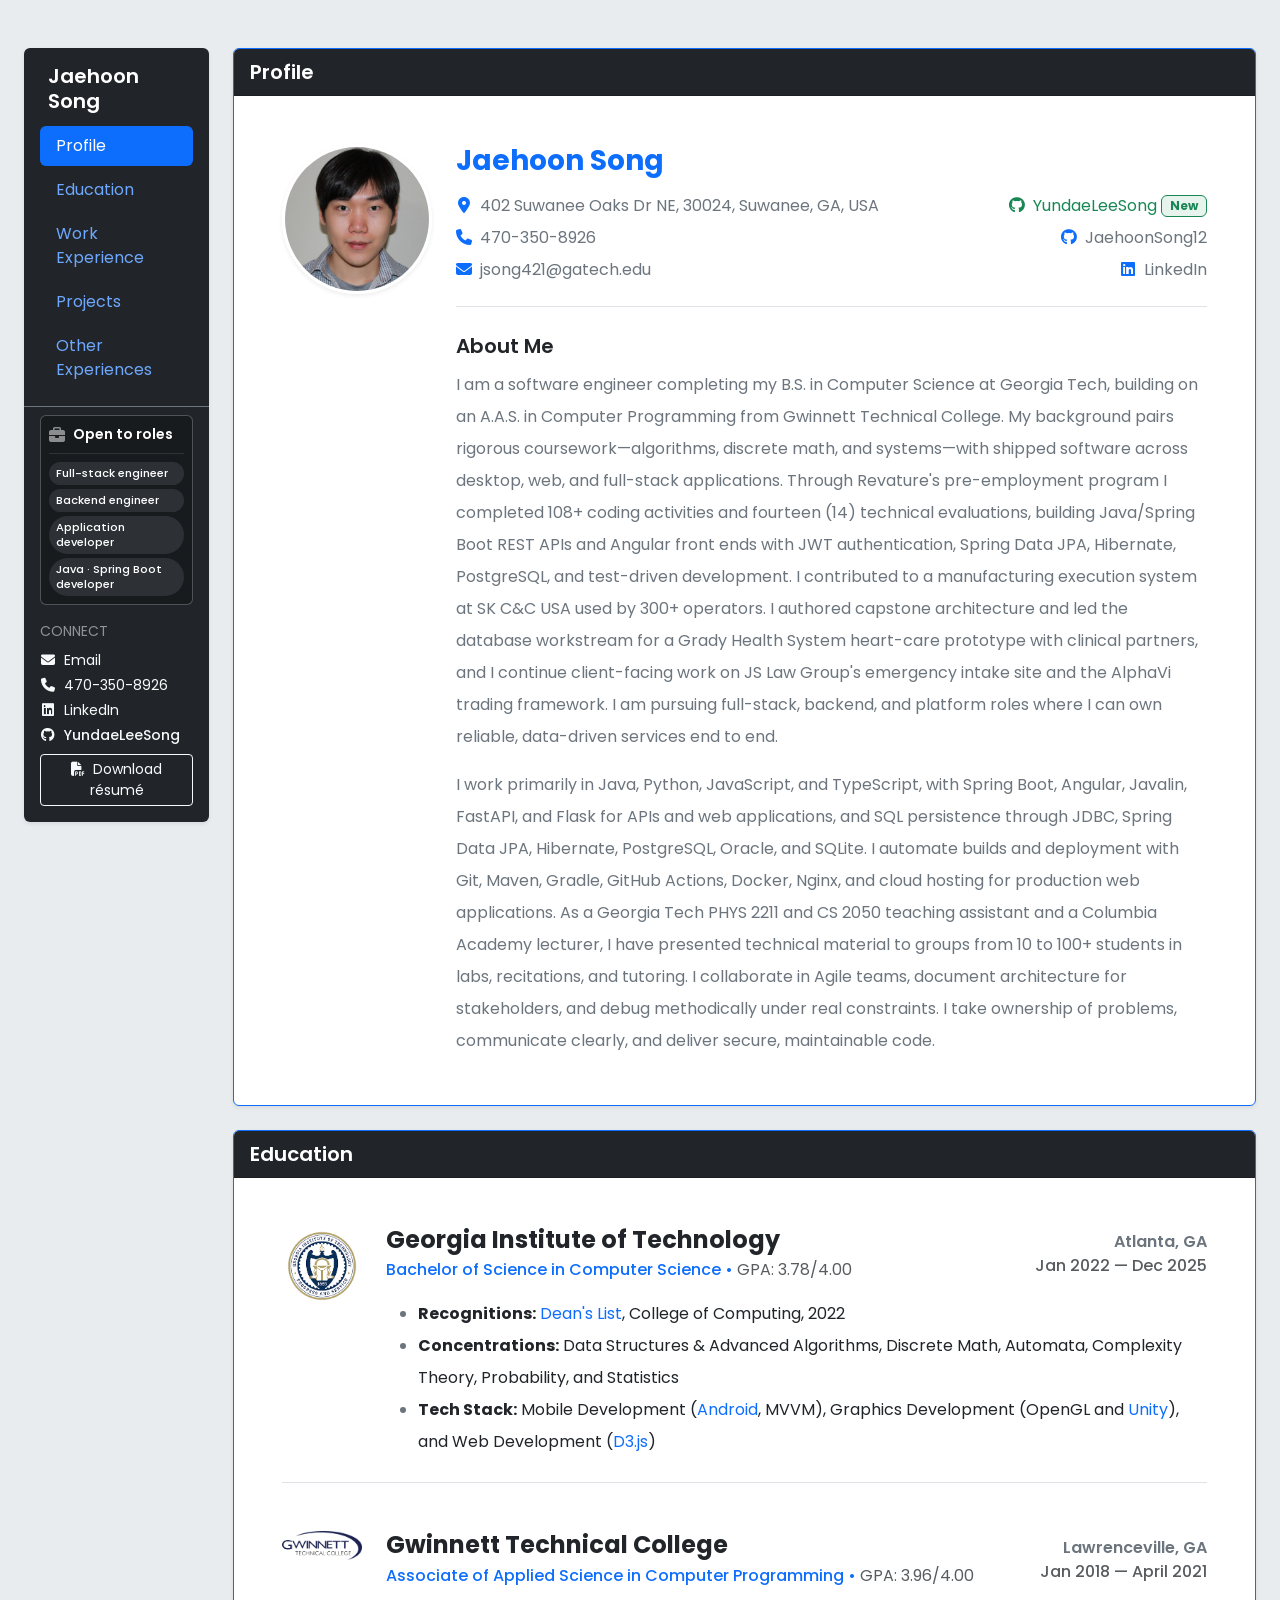
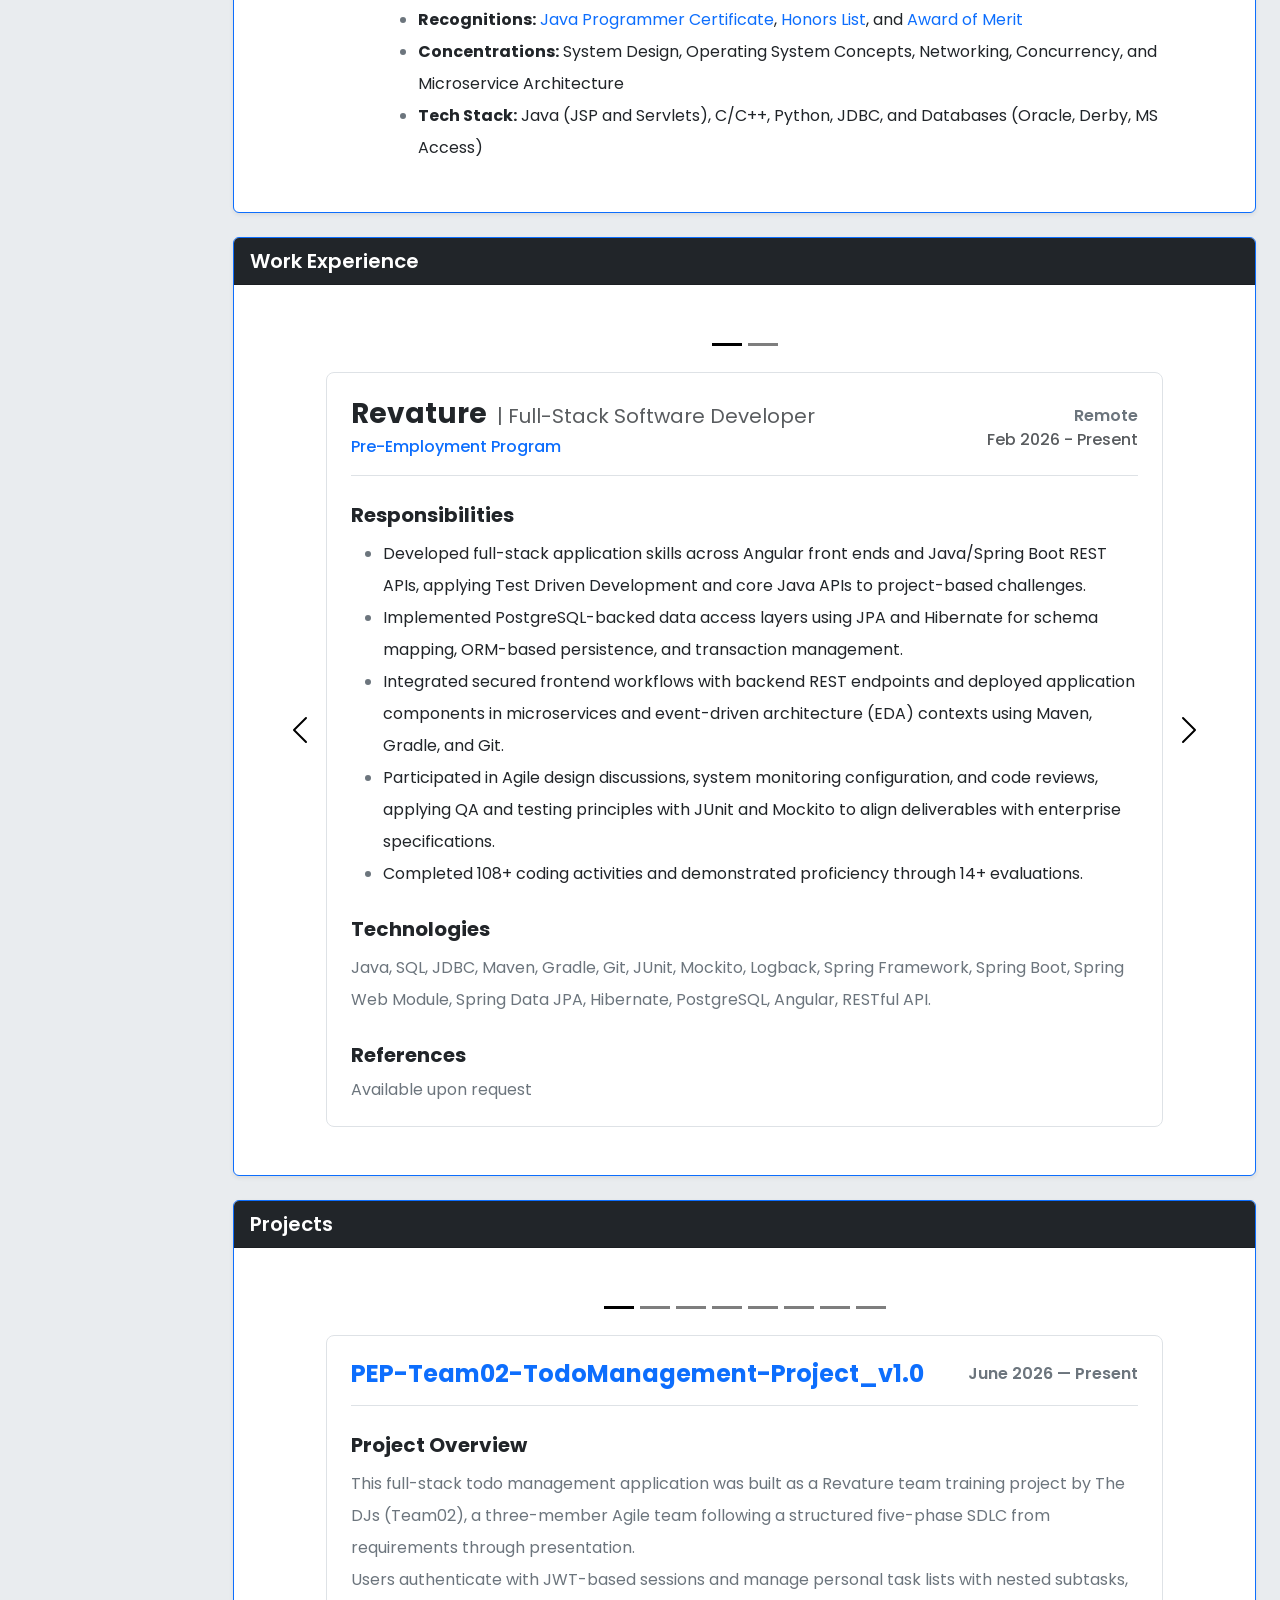
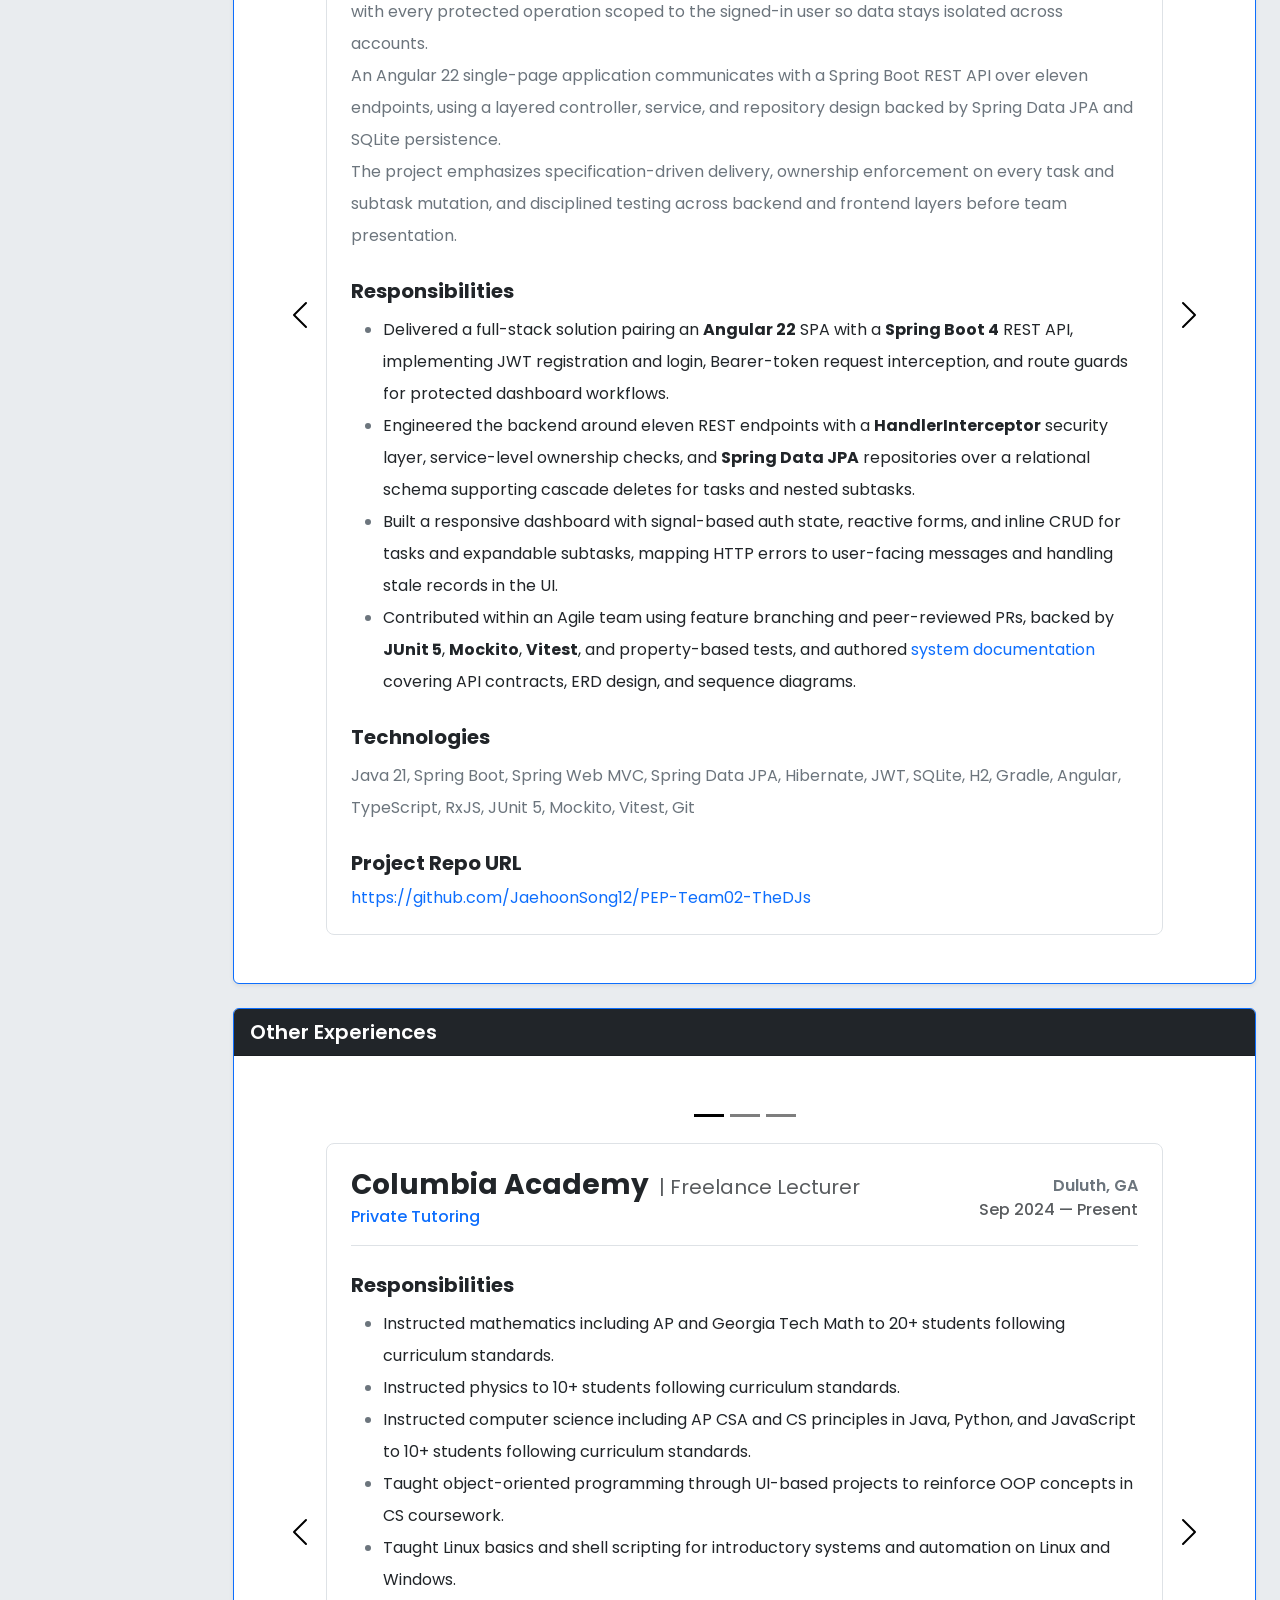
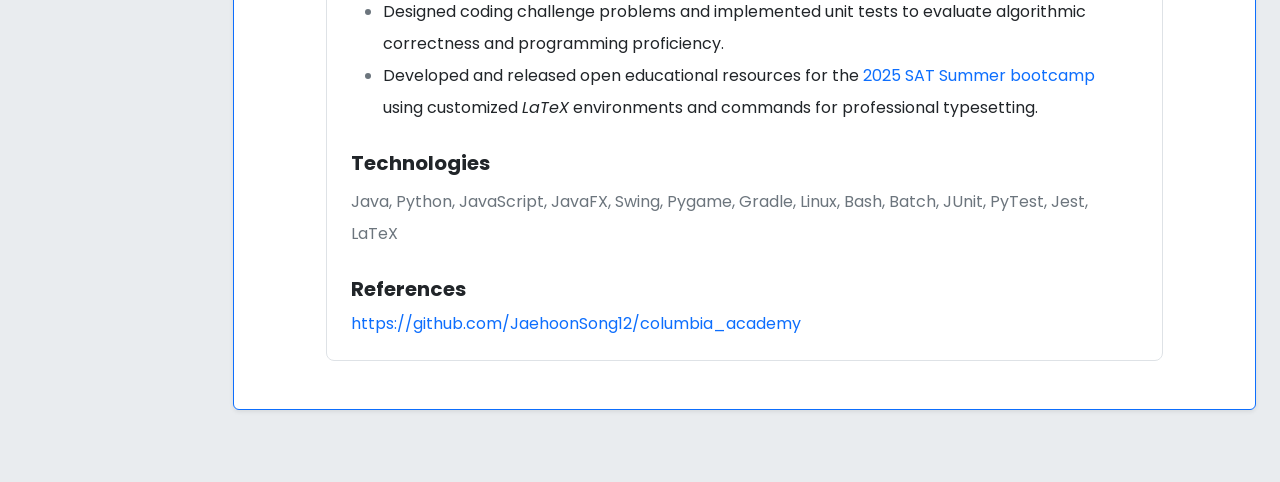
<file: docs/index.html>
<!DOCTYPE html>
<html lang="en">
  <head>
    <meta charset="UTF-8" />
    <meta name="viewport" content="width=device-width, initial-scale=1.0" />
    <title>Jaehoon Song | Portfolio</title>

    <!-- Bootstrap 5 -->
    <link href="https://cdn.jsdelivr.net/npm/bootstrap@5.3.7/dist/css/bootstrap.min.css" rel="stylesheet" />

    <!-- Google Font -->
    <link rel="preconnect" href="https://fonts.googleapis.com" />
    <link rel="preconnect" href="https://fonts.gstatic.com" crossorigin />
    <link href="https://fonts.googleapis.com/css2?family=Poppins:wght@300;400;500;600;700&display=swap" rel="stylesheet" />

    <!-- Font Awesome -->
    <link rel="stylesheet" href="https://cdnjs.cloudflare.com/ajax/libs/font-awesome/6.5.2/css/all.min.css" />
    <style>
      .resume-carousel {
        position: relative;
        padding: 0 2.75rem;
      }
      .resume-carousel .carousel-inner,
      .resume-carousel .carousel-item {
        width: 100%;
      }
      .resume-carousel .carousel-indicators {
        position: relative;
        margin-bottom: 1rem;
      }
      .resume-carousel .carousel-control-prev,
      .resume-carousel .carousel-control-next {
        width: 2.25rem;
        opacity: 1;
      }
      .resume-carousel .carousel-control-prev {
        left: 0;
      }
      .resume-carousel .carousel-control-next {
        right: 0;
      }
      @media (max-width: 576px) {
        .resume-carousel {
          padding: 0 2rem;
        }
      }
      .card[id] {
        scroll-margin-top: 1rem;
      }
      @media (max-width: 991.98px) {
        .card[id] {
          scroll-margin-top: 4.5rem;
        }
      }
      .card-header.sticky-top {
        z-index: 1010;
      }
      html {
        scroll-behavior: smooth;
      }
      @media (min-width: 992px) {
        .portfolio-sidebar {
          top: 1rem;
        }
      }
      .portfolio-roles .badge {
        font-size: 0.7rem;
        font-weight: 500;
        line-height: 1.35;
        white-space: normal;
        text-align: start;
      }
    </style>
  </head>
  <body class="bg-body-secondary" style="font-family: 'Poppins', sans-serif;" data-bs-spy="scroll" data-bs-target="#portfolioNav" data-bs-offset="56" data-bs-smooth-scroll="true" tabindex="0">
    <div class="container-fluid px-3 px-lg-4 py-4 py-lg-5">
      <div class="row g-4">

        <!-- Mobile: open section menu -->
        <div class="col-12 d-lg-none">
          <nav class="navbar navbar-dark bg-dark rounded shadow-sm px-3 py-2" aria-label="Portfolio menu">
            <a class="portfolio-brand navbar-brand fs-5 fw-semibold mb-0 py-0" href="#profile">Jaehoon Song</a>
            <button class="navbar-toggler ms-auto border-0 shadow-none" type="button" data-bs-toggle="offcanvas" data-bs-target="#portfolioSidebar" aria-controls="portfolioSidebar" aria-label="Open section navigation">
              <span class="navbar-toggler-icon"></span>
            </button>
          </nav>
        </div>

        <!-- Desktop: left sidebar (primary navigation + connect) -->
        <aside class="col-lg-2 col-xl-2 d-none d-lg-block" aria-label="Section navigation">
          <div class="bg-dark rounded shadow-sm sticky-top portfolio-sidebar" data-bs-theme="dark">
            <nav id="portfolioNav" class="nav nav-pills flex-column gap-1 p-3" aria-label="On this page">
              <p class="portfolio-brand fs-5 fw-semibold text-white mb-2 px-2 lh-sm">Jaehoon Song</p>
              <a class="nav-link" href="#profile">Profile</a>
              <a class="nav-link" href="#education">Education</a>
              <a class="nav-link" href="#work">Work Experience</a>
              <a class="nav-link" href="#projects">Projects</a>
              <a class="nav-link" href="#other">Other Experiences</a>
            </nav>
            <div class="px-3 pb-3 pt-2 border-top border-secondary">
              <div class="portfolio-roles rounded border border-light border-opacity-25 bg-black bg-opacity-25 p-2 mb-3" role="region" aria-labelledby="rolesHeadingDesktop">
                <div class="d-flex align-items-center gap-2 mb-2 pb-2 border-bottom border-light border-opacity-10" id="rolesHeadingDesktop">
                  <i class="fa-solid fa-briefcase text-white-50" aria-hidden="true"></i>
                  <span class="small fw-semibold text-white mb-0">Open to roles</span>
                </div>
                <div class="d-grid gap-1">
                  <span class="badge rounded-pill text-bg-secondary">Full-stack engineer</span>
                  <span class="badge rounded-pill text-bg-secondary">Backend engineer</span>
                  <span class="badge rounded-pill text-bg-secondary">Application developer</span>
                  <span class="badge rounded-pill text-bg-secondary">Java · Spring Boot developer</span>
                  <!-- <span class="badge rounded-pill text-bg-secondary">Platform engineer</span> -->
                </div>
              </div>
              <div class="small text-white-50 text-uppercase mb-2">Connect</div>
              <div class="d-flex flex-column gap-1 small mb-2">
                <a href="mailto:jsong421@gatech.edu" class="link-light link-underline-opacity-0 link-underline-opacity-75-hover"><i class="fa-solid fa-envelope me-2" style="width: 1rem; text-align: center;" aria-hidden="true"></i>Email</a>
                <a href="tel:+14703508926" class="link-light link-underline-opacity-0 link-underline-opacity-75-hover"><i class="fa-solid fa-phone me-2" style="width: 1rem; text-align: center;" aria-hidden="true"></i>470-350-8926</a>
                <a href="https://www.linkedin.com/in/jaehoon-song-847422233/" target="_blank" rel="noopener noreferrer" class="link-light link-underline-opacity-0 link-underline-opacity-75-hover"><i class="fa-brands fa-linkedin me-2" style="width: 1rem; text-align: center;" aria-hidden="true"></i>LinkedIn</a>
                <a href="https://github.com/YundaeLeeSong" target="_blank" rel="noopener noreferrer" class="link-light link-underline-opacity-0 link-underline-opacity-75-hover fw-medium" title="YundaeLeeSong — primary profile"><i class="fa-brands fa-github me-2" style="width: 1rem; text-align: center;" aria-hidden="true"></i>YundaeLeeSong</a>
                <!-- <a href="https://github.com/JaehoonSong12" target="_blank" rel="noopener noreferrer" class="link-light link-underline-opacity-0 link-underline-opacity-50 text-white-50" title="JaehoonSong12"><i class="fa-brands fa-github me-2" style="width: 1rem; text-align: center;" aria-hidden="true"></i>JaehoonSong12</a> -->
              </div>
              <!-- <div class="small text-white-50 mb-2"><i class="fa-solid fa-location-dot me-2" aria-hidden="true"></i>Suwanee, GA</div> -->
              <a href="https://yundaeleesong.github.io/references/cv-JaehoonSong.pdf" target="_blank" rel="noopener noreferrer" class="btn btn-outline-light btn-sm w-100"><i class="fa-solid fa-file-pdf me-2" aria-hidden="true"></i>Download résumé</a>
            </div>
          </div>
        </aside>

        <!-- Mobile: offcanvas section menu -->
        <div class="offcanvas offcanvas-start text-bg-dark" tabindex="-1" id="portfolioSidebar" aria-labelledby="portfolioSidebarLabel">
          <div class="offcanvas-header border-bottom border-secondary">
            <h2 class="offcanvas-title portfolio-brand fs-5 fw-semibold mb-0" id="portfolioSidebarLabel">Sections</h2>
            <button type="button" class="btn-close btn-close-white" data-bs-dismiss="offcanvas" aria-label="Close"></button>
          </div>
          <div class="offcanvas-body">
            <nav class="nav nav-pills flex-column gap-1 portfolio-offcanvas-nav" aria-label="On this page">
              <a class="nav-link" href="#profile">Profile</a>
              <a class="nav-link" href="#education">Education</a>
              <a class="nav-link" href="#work">Work Experience</a>
              <a class="nav-link" href="#projects">Projects</a>
              <a class="nav-link" href="#other">Other Experiences</a>
            </nav>
            <div class="pt-3 mt-3 border-top border-secondary">
              <div class="portfolio-roles rounded border border-light border-opacity-25 bg-black bg-opacity-25 p-2 mb-3" role="region" aria-labelledby="rolesHeadingMobile">
                <div class="d-flex align-items-center gap-2 mb-2 pb-2 border-bottom border-light border-opacity-10" id="rolesHeadingMobile">
                  <i class="fa-solid fa-briefcase text-white-50" aria-hidden="true"></i>
                  <span class="small fw-semibold text-white mb-0">Open to roles</span>
                </div>
                <div class="d-grid gap-1">
                  <span class="badge rounded-pill text-bg-secondary">Full-stack engineer</span>
                  <span class="badge rounded-pill text-bg-secondary">Backend / platform engineer</span>
                  <span class="badge rounded-pill text-bg-secondary">Java · Spring Boot developer</span>
                  <span class="badge rounded-pill text-bg-secondary">Application developer</span>
                </div>
              </div>
              <div class="small text-white-50 text-uppercase mb-2">Connect</div>
              <div class="d-flex flex-column gap-1 small mb-2">
                <a href="mailto:jsong421@gatech.edu" class="link-light" data-bs-dismiss="offcanvas"><i class="fa-solid fa-envelope me-2" aria-hidden="true"></i>Email</a>
                <a href="tel:+14703508926" class="link-light"><i class="fa-solid fa-phone me-2" aria-hidden="true"></i>470-350-8926</a>
                <a href="https://www.linkedin.com/in/jaehoon-song-847422233/" target="_blank" rel="noopener noreferrer" class="link-light"><i class="fa-brands fa-linkedin me-2" aria-hidden="true"></i>LinkedIn</a>
                <a href="https://github.com/YundaeLeeSong" target="_blank" rel="noopener noreferrer" class="link-light fw-medium" title="YundaeLeeSong — primary profile"><i class="fa-brands fa-github me-2" aria-hidden="true"></i>YundaeLeeSong</a>
                <a href="https://github.com/JaehoonSong12" target="_blank" rel="noopener noreferrer" class="link-light text-white-50"><i class="fa-brands fa-github me-2" aria-hidden="true"></i>JaehoonSong12</a>
              </div>
              <div class="small text-white-50 mb-2"><i class="fa-solid fa-location-dot me-2" aria-hidden="true"></i>Suwanee, GA</div>
              <a href="https://yundaeleesong.github.io/references/cv-JaehoonSong.pdf" target="_blank" rel="noopener noreferrer" class="btn btn-outline-light btn-sm w-100"><i class="fa-solid fa-file-pdf me-2" aria-hidden="true"></i>Download résumé</a>
            </div>
          </div>
        </div>

        <main class="col-lg-10">

      <!-- Profile Section -->
      <div id="profile" class="card mb-4 shadow-sm border-primary border-top border-top-3">
        <div class="card-header bg-dark text-white fs-5 fw-semibold sticky-top">
          Profile
        </div>
        <div class="card-body p-4 p-md-5 d-flex flex-column flex-md-row align-items-start gap-4">
          <img src="img/jaehoonsong.jpg" alt="Jaehoon Song" class="rounded-circle shadow-sm border border-3 border-white flex-shrink-0 mx-auto mx-md-0" width="150" height="150" style="object-fit: cover;" />
          <div class="text-center text-md-start flex-grow-1 w-100">
            <div class="border-bottom pb-4 mb-4">
              <h2 class="h3 fw-bold mb-3 text-primary">Jaehoon Song</h2>
              <div class="d-flex flex-column flex-lg-row justify-content-between align-items-start gap-3">
                <div class="text-secondary d-flex flex-column gap-2 text-start mx-auto mx-md-0">
                  <span><i class="fa-solid fa-location-dot text-primary me-2" style="width: 16px; text-align: center;"></i>402 Suwanee Oaks Dr NE, 30024, Suwanee, GA, USA</span>
                  <span><i class="fa-solid fa-phone text-primary me-2" style="width: 16px; text-align: center;"></i>470-350-8926</span>
                  <span><i class="fa-solid fa-envelope text-primary me-2" style="width: 16px; text-align: center;"></i><a href="mailto:jsong421@gatech.edu" class="link-secondary text-decoration-none link-primary">jsong421@gatech.edu</a></span>
                </div>
                <div class="text-secondary d-flex flex-column gap-2 text-start text-lg-end mx-auto mx-md-0 ms-lg-auto">
                  <span><i class="fa-brands fa-github text-success me-2" style="width: 16px; text-align: center;"></i><a href="https://github.com/YundaeLeeSong" target="_blank" class="link-secondary text-decoration-none link-success">YundaeLeeSong</a> <span class="badge bg-success bg-opacity-10 text-success border border-success align-middle">New</span></span>
                  <span><i class="fa-brands fa-github text-primary me-2" style="width: 16px; text-align: center;"></i><a href="https://github.com/JaehoonSong12" target="_blank" class="link-secondary text-decoration-none link-primary">JaehoonSong12</a></span>
                  <span><i class="fa-brands fa-linkedin text-primary me-2" style="width: 16px; text-align: center;"></i><a href="https://www.linkedin.com/in/jaehoon-song-847422233/" target="_blank" class="link-secondary text-decoration-none link-primary">LinkedIn</a></span>
                </div>
              </div>
            </div>

            <div class="fw-semibold mb-2 fs-5 text-start">About Me</div>
            <p class="text-secondary lh-lg mb-3 text-start fs-6">
              I am a software engineer completing my B.S. in Computer Science at Georgia Tech, building on an A.A.S. in Computer Programming from Gwinnett Technical College. My background pairs rigorous coursework—algorithms, discrete math, and systems—with shipped software across desktop, web, and full-stack applications. Through Revature's pre-employment program I completed 108+ coding activities and fourteen (14) technical evaluations, building Java/Spring Boot REST APIs and Angular front ends with JWT authentication, Spring Data JPA, Hibernate, PostgreSQL, and test-driven development. I contributed to a manufacturing execution system at SK C&amp;C USA used by 300+ operators. I authored capstone architecture and led the database workstream for a Grady Health System heart-care prototype with clinical partners, and I continue client-facing work on JS Law Group's emergency intake site and the AlphaVi trading framework. I am pursuing full-stack, backend, and platform roles where I can own reliable, data-driven services end to end.
            </p>
            <p class="text-secondary lh-lg mb-0 text-start fs-6">
              I work primarily in Java, Python, JavaScript, and TypeScript, with Spring Boot, Angular, Javalin, FastAPI, and Flask for APIs and web applications, and SQL persistence through JDBC, Spring Data JPA, Hibernate, PostgreSQL, Oracle, and SQLite. I automate builds and deployment with Git, Maven, Gradle, GitHub Actions, Docker, Nginx, and cloud hosting for production web applications. As a Georgia Tech PHYS 2211 and CS 2050 teaching assistant and a Columbia Academy lecturer, I have presented technical material to groups from 10 to 100+ students in labs, recitations, and tutoring. I collaborate in Agile teams, document architecture for stakeholders, and debug methodically under real constraints. I take ownership of problems, communicate clearly, and deliver secure, maintainable code.
            </p>
          </div>
        </div>
      </div>

      <!-- Education Section -->
      <div id="education" class="card mb-4 shadow-sm border-primary border-top border-top-3">
        <div class="card-header bg-dark text-white fs-5 fw-semibold sticky-top">
          Education
        </div>
        <div class="card-body p-4 p-md-5">

          <!-- Georgia Tech -->
          <div class="d-flex flex-column flex-lg-row align-items-start gap-4 mb-5 pb-4 border-bottom">
            <img src="img/gt_logo.png" alt="Georgia Tech" style="width: 80px; object-fit: contain;" />
            <div class="flex-grow-1 w-100">
              <div class="d-flex flex-column flex-lg-row justify-content-between align-items-lg-center mb-2">
                <div>
                  <h3 class="h4 fw-bold mb-1"><a href="https://www.parchment.com/u/award/d259d4ac720cb1b52c5fe31c97496481" target="_blank" class="link-dark link-underline-opacity-0 link-underline-opacity-100-hover">Georgia Institute of Technology</a></h3>
                  <div class="fw-medium text-primary">Bachelor of Science in Computer Science &bull; <span class="text-muted fw-normal">GPA: 3.78/4.00</span></div>
                </div>
                <div class="text-lg-end mt-2 mt-lg-0">
                  <span class="fw-semibold text-secondary d-block">Atlanta, GA</span>
                  <span class="fw-medium text-muted">Jan 2022 — Dec 2025</span>
                </div>
              </div>
              <ul class="lh-lg mb-0 text-secondary mt-3">
                <li><span class="text-dark"><strong>Recognitions:</strong> <a href="https://gatech.meritpages.com/stories/Jaehoon-Song-Named-to-Dean-s-List-at-Georgia-Tech-for-the-Summer-2022-Semester/104219189" target="_blank" class="link-primary link-underline-opacity-0 link-underline-opacity-100-hover">Dean's List</a>, College of Computing, 2022</span></li>
                <li><span class="text-dark"><strong>Concentrations:</strong> Data Structures & Advanced Algorithms, Discrete Math, Automata, Complexity Theory, Probability, and Statistics</span></li>
                <li><span class="text-dark"><strong>Tech Stack:</strong> Mobile Development (<a href="https://github.com/egoldin03/group3Repository" target="_blank" class="link-primary link-underline-opacity-0 link-underline-opacity-100-hover">Android</a>, MVVM), Graphics Development (OpenGL and <a href="https://github.com/YundaeLeeSong/ydjs-references/tree/main/project2409-game_shadowwalker" target="_blank" class="link-primary link-underline-opacity-0 link-underline-opacity-100-hover">Unity</a>), and Web Development (<a href="https://jaehoonsong12.github.io/" target="_blank" class="link-primary link-underline-opacity-0 link-underline-opacity-100-hover">D3.js</a>)</span></li>
              </ul>
            </div>
          </div>

          <!-- Gwinnett Tech -->
          <div class="d-flex flex-column flex-lg-row align-items-start gap-4">
            <img src="img/gtc_logo.png" alt="Gwinnett Technical College" style="width: 80px; object-fit: contain;" />
            <div class="flex-grow-1 w-100">
              <div class="d-flex flex-column flex-lg-row justify-content-between align-items-lg-center mb-2">
                <div>
                  <h3 class="h4 fw-bold mb-1">Gwinnett Technical College</h3>
                  <div class="fw-medium text-primary">Associate of Applied Science in Computer Programming &bull; <span class="text-muted fw-normal">GPA: 3.96/4.00</span></div>
                </div>
                <div class="text-lg-end mt-2 mt-lg-0">
                  <span class="fw-semibold text-secondary d-block">Lawrenceville, GA</span>
                  <span class="fw-medium text-muted">Jan 2018 — April 2021</span>
                </div>
              </div>
              <ul class="lh-lg mb-0 text-secondary mt-3">
                <li><span class="text-dark"><strong>Recognitions:</strong> <a href="https://yundaeleesong.github.io/2105-GraduateAward-JavaProgrammer.pdf" target="_blank" class="link-primary link-underline-opacity-0 link-underline-opacity-100-hover">Java Programmer Certificate</a>, <a href="https://yundaeleesong.github.io/1911-HonorsList.pdf" target="_blank" class="link-primary link-underline-opacity-0 link-underline-opacity-100-hover">Honors List</a>, and <a href="https://yundaeleesong.github.io/2105-MeritAward.pdf" target="_blank" class="link-primary link-underline-opacity-0 link-underline-opacity-100-hover">Award of Merit</a></span></li>
                <li><span class="text-dark"><strong>Concentrations:</strong> System Design, Operating System Concepts, Networking, Concurrency, and Microservice Architecture</span></li>
                <li><span class="text-dark"><strong>Tech Stack:</strong> Java (JSP and Servlets), C/C++, Python, JDBC, and Databases (Oracle, Derby, MS Access)</span></li>
              </ul>
            </div>
          </div>

        </div>
      </div>

      <!-- Work Experience Section -->
      <div id="work" class="card mb-4 shadow-sm border-primary border-top border-top-3">
        <div class="card-header bg-dark text-white fs-5 fw-semibold sticky-top">
          Work Experience
        </div>
        <div class="card-body p-4 p-md-5">
          <div id="workExperienceCarousel" class="carousel slide carousel-dark resume-carousel" data-bs-ride="false" data-bs-interval="false" data-bs-touch="true">
            <div class="carousel-indicators">
              <button type="button" data-bs-target="#workExperienceCarousel" data-bs-slide-to="0" class="active" aria-current="true" aria-label="Entry 1 of 2"></button>
              <button type="button" data-bs-target="#workExperienceCarousel" data-bs-slide-to="1" aria-label="Entry 2 of 2"></button>
            </div>
            <div class="carousel-inner">
              <div class="carousel-item active border rounded-3 p-3 p-md-4 bg-white">
                <div class="d-flex flex-column flex-lg-row justify-content-between align-items-lg-center border-bottom pb-3 mb-4">
                  <div>
                    <h3 class="h3 fw-bold mb-1">
                      <a href="https://www.revature.com/" target="_blank" class="link-dark link-underline-opacity-0 link-underline-opacity-100-hover">Revature</a>
                      <span class="fw-normal text-muted fs-5 ms-1">| Full-Stack Software Developer</span>
                    </h3>
                    <div class="fw-medium text-primary">Pre-Employment Program</div>
                  </div>
                  <div class="text-lg-end mt-2 mt-lg-0">
                    <span class="fw-semibold text-secondary d-block">Remote</span>
                    <span class="fw-medium text-muted">Feb 2026 - Present</span>
                  </div>
                </div>

                <div class="fw-bold mt-4 mb-2 fs-5">Responsibilities</div>

                <ul class="lh-lg mb-4 text-secondary">
                  <li><span class="text-dark">Developed full-stack application skills across Angular front ends and Java/Spring Boot REST APIs, applying Test Driven Development and core Java APIs to project-based challenges.</span></li>
                  <li><span class="text-dark">Implemented PostgreSQL-backed data access layers using JPA and Hibernate for schema mapping, ORM-based persistence, and transaction management.</span></li>
                  <li><span class="text-dark">Integrated secured frontend workflows with backend REST endpoints and deployed application components in microservices and event-driven architecture (EDA) contexts using Maven, Gradle, and Git.</span></li>
                  <li><span class="text-dark">Participated in Agile design discussions, system monitoring configuration, and code reviews, applying QA and testing principles with JUnit and Mockito to align deliverables with enterprise specifications.</span></li>
                  <li><span class="text-dark">Completed 108+ coding activities and demonstrated proficiency through 14+ evaluations.</span></li>
                </ul>

                <div class="fw-bold mt-4 mb-2 fs-5">Technologies</div>

                <div class="lh-lg text-secondary">
                  Java, SQL, JDBC, Maven, Gradle, Git, JUnit, Mockito, Logback,
                  Spring Framework, Spring Boot, Spring Web Module, Spring Data JPA,
                  Hibernate, PostgreSQL, Angular, RESTful API.
                </div>

                <div class="fw-bold mt-4 mb-2 fs-5">References</div>
                <span class="link-secondary">Available upon request</span>
              </div>

              <div class="carousel-item border rounded-3 p-3 p-md-4 bg-white">
                <!-- SK C&C USA -->
                <div class="d-flex flex-column flex-lg-row justify-content-between align-items-lg-center border-bottom pb-3 mb-4">
                  <div>
                    <h3 class="h3 fw-bold mb-1">
                      <a href="https://www.skaxus.com/" target="_blank" class="link-dark link-underline-opacity-0 link-underline-opacity-100-hover">SK C&amp;C USA</a>
                      <span class="fw-normal text-muted fs-5 ms-1">| Software Developer</span>
                    </h3>
                    <div class="fw-medium text-primary">Manufacturing Execution System (MES)</div>
                  </div>
                  <div class="text-lg-end mt-2 mt-lg-0">
                    <span class="fw-semibold text-secondary d-block">Suwanee, GA</span>
                    <span class="fw-medium text-muted">Apr 2021 — Aug 2021</span>
                  </div>
                </div>

                <div class="fw-bold mt-4 mb-2 fs-5">Responsibilities</div>

                <ul class="lh-lg mb-4 text-secondary">
                  <li><span class="text-dark">Contributed to a manufacturing execution system (MES) for <a href="https://www.skbatteryamerica.com/" target="_blank" class="link-primary link-underline-opacity-0 link-underline-opacity-100-hover">SK Global Battery</a>, supporting battery manufacturing operations on the factory floor.</span></li>
                  <li><span class="text-dark">Implemented TCP/IP networking for PLC integration using SOAP for plant-equipment data exchange.</span></li>
                  <li><span class="text-dark">Maintained VMware virtual machines and Oracle Database operations to ensure data consistency across factory plant systems.</span></li>
                  <li><span class="text-dark">Authored user documentation and operator guides for MES interfaces serving 300+ users.</span></li>
                </ul>

                <div class="fw-bold mt-4 mb-2 fs-5">Technologies</div>

                <div class="lh-lg text-secondary">
                  WinForms, .NET, SOAP, HTTP, XML, TCP/IP, VMware, Oracle Database, PLC integration
                </div>

                <div class="fw-bold mt-4 mb-2 fs-5">References</div>
                <span class="link-secondary">Available upon request</span>
              </div>
            </div>
            <button class="carousel-control-prev" type="button" data-bs-target="#workExperienceCarousel" data-bs-slide="prev">
              <span class="carousel-control-prev-icon" aria-hidden="true"></span>
              <span class="visually-hidden">Previous</span>
            </button>
            <button class="carousel-control-next" type="button" data-bs-target="#workExperienceCarousel" data-bs-slide="next">
              <span class="carousel-control-next-icon" aria-hidden="true"></span>
              <span class="visually-hidden">Next</span>
            </button>
          </div>

        </div>
      </div>

      <!-- Projects Section -->
      <div id="projects" class="card mb-4 shadow-sm border-primary border-top border-top-3">
        <div class="card-header bg-dark text-white fs-5 fw-semibold sticky-top">
          Projects
        </div>
        <div class="card-body p-4 p-md-5">
          <div id="projectsCarousel" class="carousel slide carousel-dark resume-carousel" data-bs-ride="false" data-bs-interval="false" data-bs-touch="true">
            <div class="carousel-indicators">
              <button type="button" data-bs-target="#projectsCarousel" data-bs-slide-to="0" class="active" aria-current="true" aria-label="Entry 1 of 8"></button>
              <button type="button" data-bs-target="#projectsCarousel" data-bs-slide-to="1" aria-label="Entry 2 of 8"></button>
              <button type="button" data-bs-target="#projectsCarousel" data-bs-slide-to="2" aria-label="Entry 3 of 8"></button>
              <button type="button" data-bs-target="#projectsCarousel" data-bs-slide-to="3" aria-label="Entry 4 of 8"></button>
              <button type="button" data-bs-target="#projectsCarousel" data-bs-slide-to="4" aria-label="Entry 5 of 8"></button>
              <button type="button" data-bs-target="#projectsCarousel" data-bs-slide-to="5" aria-label="Entry 6 of 8"></button>
              <button type="button" data-bs-target="#projectsCarousel" data-bs-slide-to="6" aria-label="Entry 7 of 8"></button>
              <button type="button" data-bs-target="#projectsCarousel" data-bs-slide-to="7" aria-label="Entry 8 of 8"></button>
            </div>
            <div class="carousel-inner">
              <div class="carousel-item active border rounded-3 p-3 p-md-4 bg-white">
                <!-- Project: PEP Team02 Todo Management -->
                <div class="d-flex flex-column flex-lg-row justify-content-between align-items-lg-center border-bottom pb-3 mb-4">
                  <div>
                    <h3 class="h4 fw-bold mb-0 text-primary">PEP-Team02-TodoManagement-Project_v1.0</h3>
                  </div>
                  <div class="text-lg-end mt-2 mt-lg-0">
                    <span class="fw-semibold text-secondary">June 2026 — Present</span>
                  </div>
                </div>

                <div class="fw-bold mt-4 mb-2 fs-5">Project Overview</div>
                <p class="text-secondary lh-lg mb-4">
                  This full-stack todo management application was built as a Revature team training project by The DJs (Team02), a three-member Agile team following a structured five-phase SDLC from requirements through presentation.<br>
                  Users authenticate with JWT-based sessions and manage personal task lists with nested subtasks, with every protected operation scoped to the signed-in user so data stays isolated across accounts.<br>
                  An Angular 22 single-page application communicates with a Spring Boot REST API over eleven endpoints, using a layered controller, service, and repository design backed by Spring Data JPA and SQLite persistence.<br>
                  The project emphasizes specification-driven delivery, ownership enforcement on every task and subtask mutation, and disciplined testing across backend and frontend layers before team presentation.
                </p>

                <div class="fw-bold mt-4 mb-2 fs-5">Responsibilities</div>
                <ul class="lh-lg mb-4 text-secondary">
                  <li><span class="text-dark">Delivered a full-stack solution pairing an <strong>Angular 22</strong> SPA with a <strong>Spring Boot 4</strong> REST API, implementing JWT registration and login, Bearer-token request interception, and route guards for protected dashboard workflows.</span></li>
                  <li><span class="text-dark">Engineered the backend around eleven REST endpoints with a <strong>HandlerInterceptor</strong> security layer, service-level ownership checks, and <strong>Spring Data JPA</strong> repositories over a relational schema supporting cascade deletes for tasks and nested subtasks.</span></li>
                  <li><span class="text-dark">Built a responsive dashboard with signal-based auth state, reactive forms, and inline CRUD for tasks and expandable subtasks, mapping HTTP errors to user-facing messages and handling stale records in the UI.</span></li>
                  <li><span class="text-dark">Contributed within an Agile team using feature branching and peer-reviewed PRs, backed by <strong>JUnit 5</strong>, <strong>Mockito</strong>, <strong>Vitest</strong>, and property-based tests, and authored <a href="https://github.com/JaehoonSong12/PEP-Team02-TheDJs/blob/main/docs/main.pdf" target="_blank" class="link-primary link-underline-opacity-0 link-underline-opacity-100-hover">system documentation</a> covering API contracts, ERD design, and sequence diagrams.</span></li>
                </ul>

                <div class="fw-bold mt-4 mb-2 fs-5">Technologies</div>
                <p class="text-secondary lh-lg mb-4">
                  Java 21, Spring Boot, Spring Web MVC, Spring Data JPA, Hibernate, JWT, SQLite, H2, Gradle,
                  Angular, TypeScript, RxJS, JUnit 5, Mockito, Vitest, Git
                </p>

                <div class="fw-bold mt-4 mb-2 fs-5">Project Repo URL</div>
                <a href="https://github.com/JaehoonSong12/PEP-Team02-TheDJs" target="_blank" class="link-primary link-underline link-underline-opacity-0 link-underline-opacity-100-hover text-break">
                  https://github.com/JaehoonSong12/PEP-Team02-TheDJs
                </a>
              </div>

              <div class="carousel-item border rounded-3 p-3 p-md-4 bg-white">
                <!-- Project: JS Law Group -->
                <div class="d-flex flex-column flex-lg-row justify-content-between align-items-lg-center border-bottom pb-3 mb-4">
                  <div>
                    <h3 class="h4 fw-bold mb-0 text-primary">
                      <a href="https://jslawgroup-ip.152.70.198.43.sslip.io/" target="_blank" class="link-primary link-underline-opacity-0 link-underline-opacity-100-hover">JS Law Group Emergency Website</a>
                    </h3>
                  </div>
                  <div class="text-lg-end mt-2 mt-lg-0">
                    <span class="fw-semibold text-secondary">Oct 2025 — Present</span>
                  </div>
                </div>

                <div class="fw-bold mt-4 mb-2 fs-5">Project Overview</div>
                <p class="text-secondary lh-lg mb-4">
                  The Emergency Website is a client-facing web application for JS Law Group, a law firm in Duluth, GA.
                  It is not a marketing or advertising site. It is a 24/7 help channel so existing and prospective clients can reach the firm for assistance whenever they need it.<br>
                  Visitors complete guided, wizard-style flows offered in multiple languages. Navigation stays in the browser while the server validates each step so information is consistent before the firm receives it.<br>
                  The stack is a Flask application with JSON-driven internationalization, keeping translatable copy separate from page logic so additional locales can be added without rewriting core templates.<br>
                  The project emphasizes responsive access across devices, reliable cloud hosting, and an architecture that can later support automated follow-up messaging after a submission is recorded.
                </p>

                <div class="fw-bold mt-4 mb-2 fs-5">Responsibilities</div>
                <ul class="lh-lg mb-4 text-secondary">
                  <li><span class="text-dark">Built a responsive, multilingual web application with custom JSON internationalization, dynamic language switcher and wizard components, and server-side validation.</span></li>
                  <li><span class="text-dark">Built CI/CD pipelines with an OS-aware application launcher for cloud deployment.</span></li>
                  <li><span class="text-dark">Conducted technical feasibility analysis and drafted <a href="https://github.com/JaehoonSong12/project-js-law-group/blob/main/docs/system_doc.pdf" target="_blank" class="link-primary link-underline-opacity-0 link-underline-opacity-100-hover">system documentation</a> for SMS and email marketing API integrations to support automated post-submission workflows in future iterations.</span></li>
                </ul>

                <div class="fw-bold mt-4 mb-2 fs-5">Technologies</div>
                <p class="text-secondary lh-lg mb-4">
                  Flask, JavaScript, JSON, SASS, Bootstrap, Flask-WTF, GitHub Actions, Dokku, Nginx, OCI, Gunicorn, Waitress, Twilio, Mailchimp
                </p>

                <div class="fw-bold mt-4 mb-2 fs-5">Project Repo URL</div>
                <a href="https://github.com/JaehoonSong12/project-js-law-group" target="_blank" class="link-primary link-underline link-underline-opacity-0 link-underline-opacity-100-hover text-break">
                  https://github.com/JaehoonSong12/project-js-law-group
                </a>
              </div>

              <div class="carousel-item border rounded-3 p-3 p-md-4 bg-white">
                <!-- Project: AlphaVi -->
                <div class="d-flex flex-column flex-lg-row justify-content-between align-items-lg-center border-bottom pb-3 mb-4">
                  <div>
                    <h3 class="h4 fw-bold mb-0 text-primary">AlphaVi Trading Bot</h3>
                  </div>
                  <div class="text-lg-end mt-2 mt-lg-0">
                    <span class="fw-semibold text-secondary">Mar 2025 — Present</span>
                  </div>
                </div>

                <div class="fw-bold mt-4 mb-2 fs-5">Project Overview</div>
                <p class="text-secondary lh-lg mb-4">
                  AlphaVi is a solo-built quantitative trading framework for researching, deciding, and automating equity and ETF positions from one local runtime.<br>
                  The design treats trading as a pipeline. Broker and market feeds are consolidated into a single picture of cash, open positions, and live prices. Analytical layers interpret that state against historical behavior, and execution applies sizing and timing rules across the session.<br>
                  Rather than a single script, the codebase is packaged as reusable Python libraries so data ingestion, predictive modeling, and order workflows can evolve independently while sharing the same internal data contract.<br>
                  The project emphasizes modularity, repeatable scheduling, and regime-aware decision making (market conditions, long vs short posture) before any order is sent to the broker.
                </p>

                <div class="fw-bold mt-4 mb-2 fs-5">Responsibilities</div>
                <ul class="lh-lg mb-4 text-secondary">
                  <li><span class="text-dark">Refactored a solo trading-bot codebase into <i>AlphaVi</i> as reusable Python libraries and ran the framework end to end on a local workstation.</span></li>
                  <li><span class="text-dark">Built a Python integration layer with <code>requests</code> that unifies Alpaca broker REST APIs, yfinance market data endpoints, and FTP-backed feeds into one normalized view of account, position, and pricing signals.</span></li>
                  <li><span class="text-dark">Implemented a custom linear regression model and ranking system on historical price and position data to score long and short candidates and guide trade timing and sizing.</span></li>
                  <li><span class="text-dark">Built a scheduler-driven pipeline with timed jobs and accounting-based buy/sell rules from normalized account and market data.</span></li>
                </ul>

                <div class="fw-bold mt-4 mb-2 fs-5">Technologies</div>
                <p class="text-secondary lh-lg mb-4">
                  Python, uv, Requests, APScheduler, multithreading, pandas, linear regression, yfinance, FastAPI, Alpaca API, FTP, JSON, CSV
                </p>

                <div class="fw-bold mt-4 mb-2 fs-5">Project Repo URL</div>
                <a href="https://github.com/YundaeLeeSong/bck-ydjs08-tradingbot" target="_blank" class="link-primary link-underline link-underline-opacity-0 link-underline-opacity-100-hover text-break">
                  https://github.com/YundaeLeeSong/bck-ydjs08-tradingbot
                </a>
              </div>

              <div class="carousel-item border rounded-3 p-3 p-md-4 bg-white">
                <!-- Project 3: PEP RecipeHub -->
                <div class="d-flex flex-column flex-lg-row justify-content-between align-items-lg-center border-bottom pb-3 mb-4">
                  <div>
                    <h3 class="h4 fw-bold mb-0 text-primary">PEP-GP-WebDevProject-Recipe_v2.1</h3>
                  </div>
                  <div class="text-lg-end mt-2 mt-lg-0">
                    <span class="fw-semibold text-secondary">Apr 25, 2026 — May 8, 2026</span>
                    <span class="fw-medium text-muted ms-2">(7 hours)</span>
                  </div>
                </div>

                <div class="fw-bold mt-4 mb-2 fs-5">Project Overview</div>
                <p class="text-secondary lh-lg mb-4">
                  RecipeHub is a full-stack web application that allows users to manage recipes
                  and ingredients through a browser-based interface. The application includes
                  user authentication with different permission levels including regular users and admins.<br>
                  Regular users can perform CRUD operations on recipes including viewing,
                  searching, adding, updating, and deleting recipes. Admin users have additional
                  privileges to manage ingredients through the system.<br>
                  The application uses an HTML/CSS/JavaScript frontend communicating with a Java
                  backend REST API running on port 8081. Security measures include CORS support,
                  password confirmation during registration, session management, and role-based access control.<br>
                  The project emphasizes full-stack integration, frontend usability, secure authentication,
                  and efficient data management through REST API architecture.
                </p>

                <div class="fw-bold mt-4 mb-2 fs-5">Responsibilities</div>
                <ul class="lh-lg mb-4 text-secondary">
                  <li><span class="text-dark">Engineered a full-stack, Multi-Page Application (MPA) integrating a dynamic <strong>Vanilla HTML, CSS, and JavaScript</strong> frontend with a monolithic <strong>Javalin REST API</strong> backend running on an in-memory H2 database.</span></li>
                  <li><span class="text-dark">Implemented secure, token-based session management and authentication workflows, configuring client-side <code>sessionStorage</code> and explicit backend <strong>CORS policies</strong> to handle cross-origin HTTP requests.</span></li>
                  <li><span class="text-dark">Integrated the <strong>native Fetch API</strong> to asynchronously communicate with the backend, facilitating dynamic DOM rendering for recipe CRUD operations, pagination, and search filtering without page reloads.</span></li>
                  <li><span class="text-dark">Architected <strong>Role-Based Access Control (RBAC)</strong> using custom Javalin middleware, strictly enforcing permission layers to grant regular users recipe management while restricting ingredient taxonomy administration to authorized chefs.</span></li>
                </ul>

                <div class="fw-bold mt-4 mb-2 fs-5">Technologies</div>
                <p class="text-secondary lh-lg mb-4">
                  Vanilla JavaScript, HTML5, CSS3, Java, Javalin, JDBC, Fetch API, CORS, RESTful API, H2 Database
                </p>

                <div class="fw-bold mt-4 mb-2 fs-5">Project Repo URL</div>
                <a href="https://github.com/JaehoonSong12/PEP-Project03-Web-RecipeManagement" target="_blank" class="link-primary link-underline link-underline-opacity-0 link-underline-opacity-100-hover text-break">
                  https://github.com/JaehoonSong12/PEP-Project03-Web-RecipeManagement
                </a>
              </div>

              <div class="carousel-item border rounded-3 p-3 p-md-4 bg-white">
                <!-- Project 2: PEP Spring -->
                <div class="d-flex flex-column flex-lg-row justify-content-between align-items-lg-center border-bottom pb-3 mb-4">
                  <div>
                    <h3 class="h4 fw-bold mb-0 text-primary">PEP-SpringSocialMediaBlogAPI-Project_v2.0</h3>
                  </div>
                  <div class="text-lg-end mt-2 mt-lg-0">
                    <span class="fw-semibold text-secondary">Apr 11, 2026 — Apr 24, 2026</span>
                    <span class="fw-medium text-muted ms-2">(7 hours)</span>
                  </div>
                </div>

                <div class="fw-bold mt-4 mb-2 fs-5">Project Overview</div>
                <p class="text-secondary lh-lg mb-4">
                  This social media application serves as a backend API without a frontend.
                  The application manages user accounts and messages submitted to the platform.
                  Unlike the previous version, this implementation was created using the
                  Spring Framework including Spring Boot and Spring Web.<br>
                  Similar to the earlier iteration, the backend delivers data required for
                  displaying messages and user information while processing registrations,
                  logins, message creation, updates, and deletions.
                </p>

                <div class="fw-bold mt-4 mb-2 fs-5">Responsibilities</div>
                <ul class="lh-lg mb-4 text-secondary">
                  <li><span class="text-dark">Engineered a modernized backend utilizing the <strong>Spring Boot Framework</strong>, leveraging <strong>Spring Web MVC</strong> with <code>@RestController</code> to securely process user registrations, authenticated logins, and message CRUD operations.</span></li>
                  <li><span class="text-dark">Refactored the data persistence layer from raw JDBC to <strong>Spring Data JPA</strong> interfaces with <code>@Repository</code>, abstracting boilerplate database logic to safely execute queries against the built-in <strong>H2 database</strong>.</span></li>
                  <li><span class="text-dark">Architected a strict 3-Layer structure, utilizing Spring's core Dependency Injection (DI) via <code>@Autowired</code> to cleanly decouple controllers, services, and JPA repositories.</span></li>
                  <li><span class="text-dark">Implemented centralized, global error handling via the <strong>Controller Advice pattern</strong> with <code>@RestControllerAdvice</code>, mapping custom business exceptions to standard HTTP status codes such as 400, 401, and 409.</span></li>
                </ul>

                <div class="fw-bold mt-4 mb-2 fs-5">Technologies</div>
                <p class="text-secondary lh-lg mb-4">
                  Java, Spring Framework, Spring Boot, Spring Web MVC, Spring Data JPA, H2 Database, RESTful API, AOP Exception Handling
                </p>

                <div class="fw-bold mt-4 mb-2 fs-5">Project Repo URL</div>
                <a href="https://github.com/JaehoonSong12/PEP-Project02-SpringSocialMediaBlogAPI" target="_blank" class="link-primary link-underline link-underline-opacity-0 link-underline-opacity-100-hover text-break">
                  https://github.com/JaehoonSong12/PEP-Project02-SpringSocialMediaBlogAPI
                </a>
              </div>

              <div class="carousel-item border rounded-3 p-3 p-md-4 bg-white">
                <!-- Project 1: PEP Javalin -->
                <div class="d-flex flex-column flex-lg-row justify-content-between align-items-lg-center border-bottom pb-3 mb-4">
                  <div>
                    <h3 class="h4 fw-bold mb-0 text-primary">PEP-SocialMediaBlogAPI-Project_v2.0</h3>
                  </div>
                  <div class="text-lg-end mt-2 mt-lg-0">
                    <span class="fw-semibold text-secondary">Mar 21, 2026 — Apr 10, 2026</span>
                    <span class="fw-medium text-muted ms-2">(7 hours)</span>
                  </div>
                </div>

                <div class="fw-bold mt-4 mb-2 fs-5">Project Overview</div>
                <p class="text-secondary lh-lg mb-4">
                  This social media application serves as a backend API without a frontend.
                  The application manages user accounts and messages submitted to the platform.
                  Users can view all messages posted to the site as well as messages posted by
                  a particular user. The backend processes registrations, logins, message creation,
                  updates, deletions, and delivers the necessary data for the application.
                </p>

                <div class="fw-bold mt-4 mb-2 fs-5">Responsibilities</div>
                <ul class="lh-lg mb-4 text-secondary">
                  <li><span class="text-dark">Designed and implemented stateless RESTful endpoints using the <strong>Javalin framework</strong> to handle user registration, authentication, and message CRUD operations.</span></li>
                  <li><span class="text-dark">Architected a robust 3-Layer Architecture (Controller, Service, DAO) to enforce separation of concerns, utilizing Dependency Injection to decouple business logic from data persistence.</span></li>
                  <li><span class="text-dark">Engineered the Data Access Object (DAO) layer using <strong>JDBC</strong> and parameterized <code>PreparedStatement</code>s to securely execute SQL queries against an in-memory <strong>H2 database</strong>, preventing SQL injection.</span></li>
                  <li><span class="text-dark">Implemented strict business validation rules in the Service layer and utilized <strong>Jackson ObjectMapper</strong> to parse and validate incoming JSON payloads, returning standardized HTTP status codes for success, client error, and unauthorized responses.</span></li>
                </ul>

                <div class="fw-bold mt-4 mb-2 fs-5">Technologies</div>
                <p class="text-secondary lh-lg mb-4">
                  Java, Javalin, JDBC, H2 Database, Jackson (JSON), 3-Layer Architecture, RESTful API
                </p>

                <div class="fw-bold mt-4 mb-2 fs-5">Project Repo URL</div>
                <a href="https://github.com/JaehoonSong12/PEP-Project01-SocialMediaBlogAPI" target="_blank" class="link-primary link-underline link-underline-opacity-0 link-underline-opacity-100-hover text-break">
                  https://github.com/JaehoonSong12/PEP-Project01-SocialMediaBlogAPI
                </a>
              </div>

              <div class="carousel-item border rounded-3 p-3 p-md-4 bg-white">
                <!-- Project: GYCO -->
                <div class="d-flex flex-column flex-lg-row justify-content-between align-items-lg-center border-bottom pb-3 mb-4">
                  <div>
                    <h3 class="h4 fw-bold mb-0 text-primary">
                      <a href="https://kate-yk.github.io/index.html" target="_blank" class="link-primary link-underline-opacity-0 link-underline-opacity-100-hover">Greater Youth Collaborative Opus (GYCO)</a>
                    </h3>
                  </div>
                  <div class="text-lg-end mt-2 mt-lg-0">
                    <span class="fw-semibold text-secondary">Apr 2025 — Oct 2025</span>
                  </div>
                </div>

                <div class="fw-bold mt-4 mb-2 fs-5">Project Overview</div>
                <p class="text-secondary lh-lg mb-4">
                  This project is a public website for Greater Youth Collaborative Opus (GYCO), a Korean-American youth orchestra with 50+ members.
                  The site is the ensemble's primary online presence for families and the community: concert information, membership visibility, and ongoing announcements rather than a commercial product.<br>
                  Content is authored and updated by student administrators, so the information architecture separates presentation from editable posts and roster-style pages.<br>
                  The implementation is a static site (HTML, CSS, JavaScript) organized with MVC-style structure so layout, styling, and page data can change independently as the group's season progresses.<br>
                  The project emphasizes approachable UI/UX for non-technical editors, repeatable builds, and a lightweight workflow that keeps the live site current without a full dynamic backend.
                </p>

                <div class="fw-bold mt-4 mb-2 fs-5">Responsibilities</div>
                <ul class="lh-lg mb-4 text-secondary">
                  <li><span class="text-dark">Built a complete static website for a 50+ member Korean-American youth orchestra following MVC architecture.</span></li>
                  <li><span class="text-dark">Published the site on GitHub Pages with Bootstrap-responsive layouts for concert schedules, news articles, and member pages.</span></li>
                  <li><span class="text-dark">Organized HTML templates, SASS stylesheets, and JavaScript page logic so navigation, styling, and article content can be updated independently each season.</span></li>
                  <li><span class="text-dark">Wrote build automation scripts that compile SASS and bundle static assets before deploy, cutting manual steps when student administrators publish roster or announcement updates.</span></li>
                  <li><span class="text-dark">Designed the editor workflow and article/roster page templates so admins can add and revise posts in the live site, including the <a href="https://kate-yk.github.io/article.html?id=6" target="_blank" class="link-primary link-underline-opacity-0 link-underline-opacity-100-hover">Roster of Members</a> page, without editing shared layout code.</span></li>
                </ul>

                <div class="fw-bold mt-4 mb-2 fs-5">Technologies</div>
                <p class="text-secondary lh-lg mb-4">
                  HTML, CSS, SASS, Bootstrap, JavaScript
                </p>

                <div class="fw-bold mt-4 mb-2 fs-5">Project Repo URL</div>
                <a href="https://github.com/kate-yk/kate-yk.github.io" target="_blank" class="link-primary link-underline link-underline-opacity-0 link-underline-opacity-100-hover text-break">
                  https://github.com/kate-yk/kate-yk.github.io
                </a>
              </div>

              <div class="carousel-item border rounded-3 p-3 p-md-4 bg-white">
                <!-- Project: Grady Health System -->
                <div class="d-flex flex-column flex-lg-row justify-content-between align-items-lg-center border-bottom pb-3 mb-4">
                  <div>
                    <h3 class="h4 fw-bold mb-0 text-primary">Grady Health System</h3>
                  </div>
                  <div class="text-lg-end mt-2 mt-lg-0">
                    <span class="fw-semibold text-secondary">Aug 2023 — May 2024</span>
                  </div>
                </div>

                <div class="fw-bold mt-4 mb-2 fs-5">Project Overview</div>
                <p class="text-secondary lh-lg mb-4">
                  This Georgia Tech capstone partnered with Grady Health System to prototype a heart-care monitoring experience for patients and clinicians in the Atlanta area.
                  Patients contribute day-to-day symptom and status information. The system's role is to surface patterns that may indicate complications before they escalate.<br>
                  The solution spans a mobile client, a web portal, and backend services connected through a microservice-style layout with a local persistence tier and socket-based communication between components.<br>
                  An analytics layer on the RESTful backend interprets reported data over time and raises alerts clinicians can review alongside their existing workflows.<br>
                  Development followed Agile milestones with clinical input from <a href="https://www.doximity.com/pub/muling-lin-md-bec64b54" target="_blank" class="link-primary link-underline-opacity-0 link-underline-opacity-100-hover">Dr. Muling Lin</a> (affiliated with <a href="https://med.emory.edu/departments/medicine/_documents/resident-photo-book-2022-2023.pdf" target="_blank" class="link-primary link-underline-opacity-0 link-underline-opacity-100-hover">Emory College of Medicine</a>). Repository artifacts remain confidential.
                </p>

                <div class="fw-bold mt-4 mb-2 fs-5">Responsibilities</div>
                <ul class="lh-lg mb-4 text-secondary">
                  <li><span class="text-dark">Authored capstone <a href="https://yundaeleesong.github.io/references/project2405-server_derbyDB-docs.pdf" target="_blank" class="link-primary link-underline-opacity-0 link-underline-opacity-100-hover">system architecture and design documentation</a>, defining service boundaries and communication interfaces for the mobile, web, and backend workstreams.</span></li>
                  <li><span class="text-dark">Contributed to the web portal and server logic for patient symptom intake and clinician review workflows.</span></li>
                  <li><span class="text-dark">Led the database workstream: built a <a href="https://github.com/YundaeLeeSong/ydjs-references/tree/main/project2405-server_derbyDB" target="_blank" class="link-primary link-underline-opacity-0 link-underline-opacity-100-hover">local in-memory database</a> layer with socket networking so services exchange patient records and complication flags without shared direct database access.</span></li>
                  <li><span class="text-dark">Contributed to the backend analytics module that evaluates longitudinal submissions and returns clinician alerts when reported metrics cross risk thresholds.</span></li>
                  <li><span class="text-dark">Collaborated on mobile UI hi-fi mockups and intake screen design with the team, and teammates implemented the mobile client.</span></li>
                  <li><span class="text-dark">Collaborated in Agile sprints and clinical review sessions with <a href="https://www.doximity.com/pub/muling-lin-md-bec64b54" target="_blank" class="link-primary link-underline-opacity-0 link-underline-opacity-100-hover">Dr. Muling Lin</a> to refine alert rules and intake flows for the Grady pilot.</span></li>
                </ul>

                <div class="fw-bold mt-4 mb-2 fs-5">Technologies</div>
                <p class="text-secondary lh-lg mb-4">
                  Flutter, Dart, Flask, Python, Apache Derby, socket networking
                </p>

                <div class="fw-bold mt-4 mb-2 fs-5">Project Repo URL</div>
                <span class="link-secondary">Confidential</span>
              </div>
            </div>
            <button class="carousel-control-prev" type="button" data-bs-target="#projectsCarousel" data-bs-slide="prev">
              <span class="carousel-control-prev-icon" aria-hidden="true"></span>
              <span class="visually-hidden">Previous</span>
            </button>
            <button class="carousel-control-next" type="button" data-bs-target="#projectsCarousel" data-bs-slide="next">
              <span class="carousel-control-next-icon" aria-hidden="true"></span>
              <span class="visually-hidden">Next</span>
            </button>
          </div>

        </div>
      </div>

      <!-- Other Experiences Section -->
      <div id="other" class="card mb-4 shadow-sm border-primary border-top border-top-3">
        <div class="card-header bg-dark text-white fs-5 fw-semibold sticky-top">
          Other Experiences
        </div>
        <div class="card-body p-4 p-md-5">
          <div id="otherExperiencesCarousel" class="carousel slide carousel-dark resume-carousel" data-bs-ride="false" data-bs-interval="false" data-bs-touch="true">
            <div class="carousel-indicators">
              <button type="button" data-bs-target="#otherExperiencesCarousel" data-bs-slide-to="0" class="active" aria-current="true" aria-label="Entry 1 of 3"></button>
              <button type="button" data-bs-target="#otherExperiencesCarousel" data-bs-slide-to="1" aria-label="Entry 2 of 3"></button>
              <button type="button" data-bs-target="#otherExperiencesCarousel" data-bs-slide-to="2" aria-label="Entry 3 of 3"></button>
            </div>
            <div class="carousel-inner">
              <div class="carousel-item active border rounded-3 p-3 p-md-4 bg-white">
                <!-- Columbia Academy -->
                <div class="d-flex flex-column flex-lg-row justify-content-between align-items-lg-center border-bottom pb-3 mb-4">
                  <div>
                    <h3 class="h3 fw-bold mb-1">
                      <a href="https://www.columbiaacademyga.com/" target="_blank" class="link-dark link-underline-opacity-0 link-underline-opacity-100-hover">Columbia Academy</a>
                      <span class="fw-normal text-muted fs-5 ms-1">| Freelance Lecturer</span>
                    </h3>
                    <div class="fw-medium text-primary">Private Tutoring</div>
                  </div>
                  <div class="text-lg-end mt-2 mt-lg-0">
                    <span class="fw-semibold text-secondary d-block">Duluth, GA</span>
                    <span class="fw-medium text-muted">Sep 2024 — Present</span>
                  </div>
                </div>

                <div class="fw-bold mt-4 mb-2 fs-5">Responsibilities</div>

                <ul class="lh-lg mb-4 text-secondary">
                  <li><span class="text-dark">Instructed mathematics including AP and Georgia Tech Math to 20+ students following curriculum standards.</span></li>
                  <li><span class="text-dark">Instructed physics to 10+ students following curriculum standards.</span></li>
                  <li><span class="text-dark">Instructed computer science including AP CSA and CS principles in Java, Python, and JavaScript to 10+ students following curriculum standards.</span></li>
                  <li><span class="text-dark">Taught object-oriented programming through UI-based projects to reinforce OOP concepts in CS coursework.</span></li>
                  <li><span class="text-dark">Taught Linux basics and shell scripting for introductory systems and automation on Linux and Windows.</span></li>
                  <li><span class="text-dark">Designed coding challenge problems and implemented unit tests to evaluate algorithmic correctness and programming proficiency.</span></li>
                  <li><span class="text-dark">Developed and released open educational resources for the <a href="https://github.com/JaehoonSong12/ydjs-publish/tree/main/clba-2025_SUMMER_complete" target="_blank" class="link-primary link-underline-opacity-0 link-underline-opacity-100-hover">2025 SAT Summer bootcamp</a> using customized <i>LaTeX</i> environments and commands for professional typesetting.</span></li>
                </ul>

                <div class="fw-bold mt-4 mb-2 fs-5">Technologies</div>

                <div class="lh-lg text-secondary">
                  Java, Python, JavaScript, JavaFX, Swing, Pygame, Gradle, Linux, Bash, Batch, JUnit, PyTest, Jest, LaTeX
                </div>

                <div class="fw-bold mt-4 mb-2 fs-5">References</div>
                <a href="https://github.com/JaehoonSong12/columbia_academy" target="_blank" class="link-primary link-underline link-underline-opacity-0 link-underline-opacity-100-hover text-break">
                  https://github.com/JaehoonSong12/columbia_academy
                </a>
              </div>

              <div class="carousel-item border rounded-3 p-3 p-md-4 bg-white">
                <!-- Georgia Institute of Technology, School of Physics -->
                <div class="d-flex flex-column flex-lg-row justify-content-between align-items-lg-center border-bottom pb-3 mb-4">
                  <div>
                    <h3 class="h3 fw-bold mb-1">
                      Georgia Institute of Technology<br>School of Physics
                      <span class="fw-normal text-muted fs-5 ms-1">| Teaching Assistant (TA)</span>
                    </h3>
                    <div class="fw-medium text-primary">PHYS 2211</div>
                  </div>
                  <div class="text-lg-end mt-2 mt-lg-0">
                    <span class="fw-semibold text-secondary d-block">Atlanta, GA</span>
                    <span class="fw-medium text-muted">Jan 2023 — Dec 2024</span>
                  </div>
                </div>

                <div class="fw-bold mt-4 mb-2 fs-5">Responsibilities</div>

                <ul class="lh-lg mb-4 text-secondary">
                  <li><span class="text-dark">Operated PHYS 2211 lab sessions for 100+ students under <a href="https://physics.gatech.edu/user/emily-alicea-munoz" target="_blank" class="link-primary link-underline-opacity-0 link-underline-opacity-100-hover">Emily Alicea-Muñoz</a>.</span></li>
                  <li><span class="text-dark">Assisted students in completing lab assignments and understanding physics concepts including statics, dynamics, thermodynamics, and quantum physics.</span></li>
                  <li><span class="text-dark">Taught students to script and execute computational tools for experimental and theoretical data analysis in lab coursework.</span></li>
                  <li><span class="text-dark">Earned <a href="https://gatech.meritpages.com/stories/Jaehoon-Song-Earns-Faculty-Honors-at-Georgia-Tech-for-the-Fall-2023-Semester/125669685" target="_blank" class="link-primary link-underline-opacity-0 link-underline-opacity-100-hover">Faculty Honors</a> from School of Physics, 2023.</span></li>
                </ul>

                <div class="fw-bold mt-4 mb-2 fs-5">Technologies</div>

                <div class="lh-lg text-secondary">
                  VPython, GlowScript, Tracker
                </div>

                <div class="fw-bold mt-4 mb-2 fs-5">References</div>
                <a href="https://github.com/YundaeLeeSong/ydjs-references/tree/main/work2412-gt_physics_ta" target="_blank" class="link-primary link-underline link-underline-opacity-0 link-underline-opacity-100-hover text-break">
                  https://github.com/YundaeLeeSong/ydjs-references/tree/main/work2412-gt_physics_ta
                </a>
              </div>

              <div class="carousel-item border rounded-3 p-3 p-md-4 bg-white">
                <!-- Georgia Institute of Technology, School of Computer Science -->
                <div class="d-flex flex-column flex-lg-row justify-content-between align-items-lg-center border-bottom pb-3 mb-4">
                  <div>
                    <h3 class="h3 fw-bold mb-1">
                      Georgia Institute of Technology<br>School of Computer Science
                      <span class="fw-normal text-muted fs-5 ms-1">| UTA</span>
                    </h3>
                    <div class="fw-medium text-primary">CS 2050</div>
                  </div>
                  <div class="text-lg-end mt-2 mt-lg-0">
                    <span class="fw-semibold text-secondary d-block">Atlanta, GA</span>
                    <span class="fw-medium text-muted">May 2022 — Dec 2022</span>
                  </div>
                </div>

                <div class="fw-bold mt-4 mb-2 fs-5">Responsibilities</div>

                <ul class="lh-lg mb-4 text-secondary">
                  <li><span class="text-dark">Conducted office hours and recitation sessions for CS 2050 for 50+ students in discrete mathematics covering combinatorics, graph theory, number theory, and cryptography under <a href="https://www.cc.gatech.edu/people/faculty" target="_blank" class="link-primary link-underline-opacity-0 link-underline-opacity-100-hover">CoC faculty</a> supervision.</span></li>
                  <li><span class="text-dark">Explained algorithm time complexity during recitation by comparing measured sorting runtimes with Big O analysis using Java microbenchmarks.</span></li>
                  <li><span class="text-dark">Prepared and edited problem sets, solution guides, and recitation handouts, coordinating with instructors.</span></li>
                </ul>

                <div class="fw-bold mt-4 mb-2 fs-5">Technologies</div>

                <div class="lh-lg text-secondary">
                  Java, JMH, LaTeX
                </div>

                <div class="fw-bold mt-4 mb-2 fs-5">References</div>
                <a href="https://github.com/YundaeLeeSong/ydjs-references/tree/main/work2212-gt_compsci_ta" target="_blank" class="link-primary link-underline link-underline-opacity-0 link-underline-opacity-100-hover text-break">
                  https://github.com/YundaeLeeSong/ydjs-references/tree/main/work2212-gt_compsci_ta
                </a>
              </div>
            </div>
            <button class="carousel-control-prev" type="button" data-bs-target="#otherExperiencesCarousel" data-bs-slide="prev">
              <span class="carousel-control-prev-icon" aria-hidden="true"></span>
              <span class="visually-hidden">Previous</span>
            </button>
            <button class="carousel-control-next" type="button" data-bs-target="#otherExperiencesCarousel" data-bs-slide="next">
              <span class="carousel-control-next-icon" aria-hidden="true"></span>
              <span class="visually-hidden">Next</span>
            </button>
          </div>

        </div>
      </div>

        </main>

      </div>
    </div>

    <script src="https://cdn.jsdelivr.net/npm/bootstrap@5.3.7/dist/js/bootstrap.bundle.min.js"></script>
    <script>
      (function () {
        const offcanvasEl = document.getElementById("portfolioSidebar");
        if (!offcanvasEl) return;

        const scrollToSection = (hash) => {
          const target = document.querySelector(hash);
          if (!target) return;
          const offset = 56;
          const top = target.getBoundingClientRect().top + window.scrollY - offset;
          window.scrollTo({ top, behavior: "smooth" });
          history.replaceState(null, "", hash);
        };

        offcanvasEl.querySelectorAll('a[href^="#"]').forEach((link) => {
          link.addEventListener("click", (event) => {
            const hash = link.getAttribute("href");
            if (!hash || hash === "#") return;

            event.preventDefault();
            const instance =
              bootstrap.Offcanvas.getInstance(offcanvasEl) || new bootstrap.Offcanvas(offcanvasEl);

            if (!offcanvasEl.classList.contains("show")) {
              scrollToSection(hash);
              return;
            }

            offcanvasEl.addEventListener(
              "hidden.bs.offcanvas",
              () => {
                // Run after Bootstrap returns focus to the menu button (avoids jump to top).
                setTimeout(() => scrollToSection(hash), 50);
              },
              { once: true }
            );
            instance.hide();
          });
        });
      })();
    </script>
  </body>
</html>
</file>
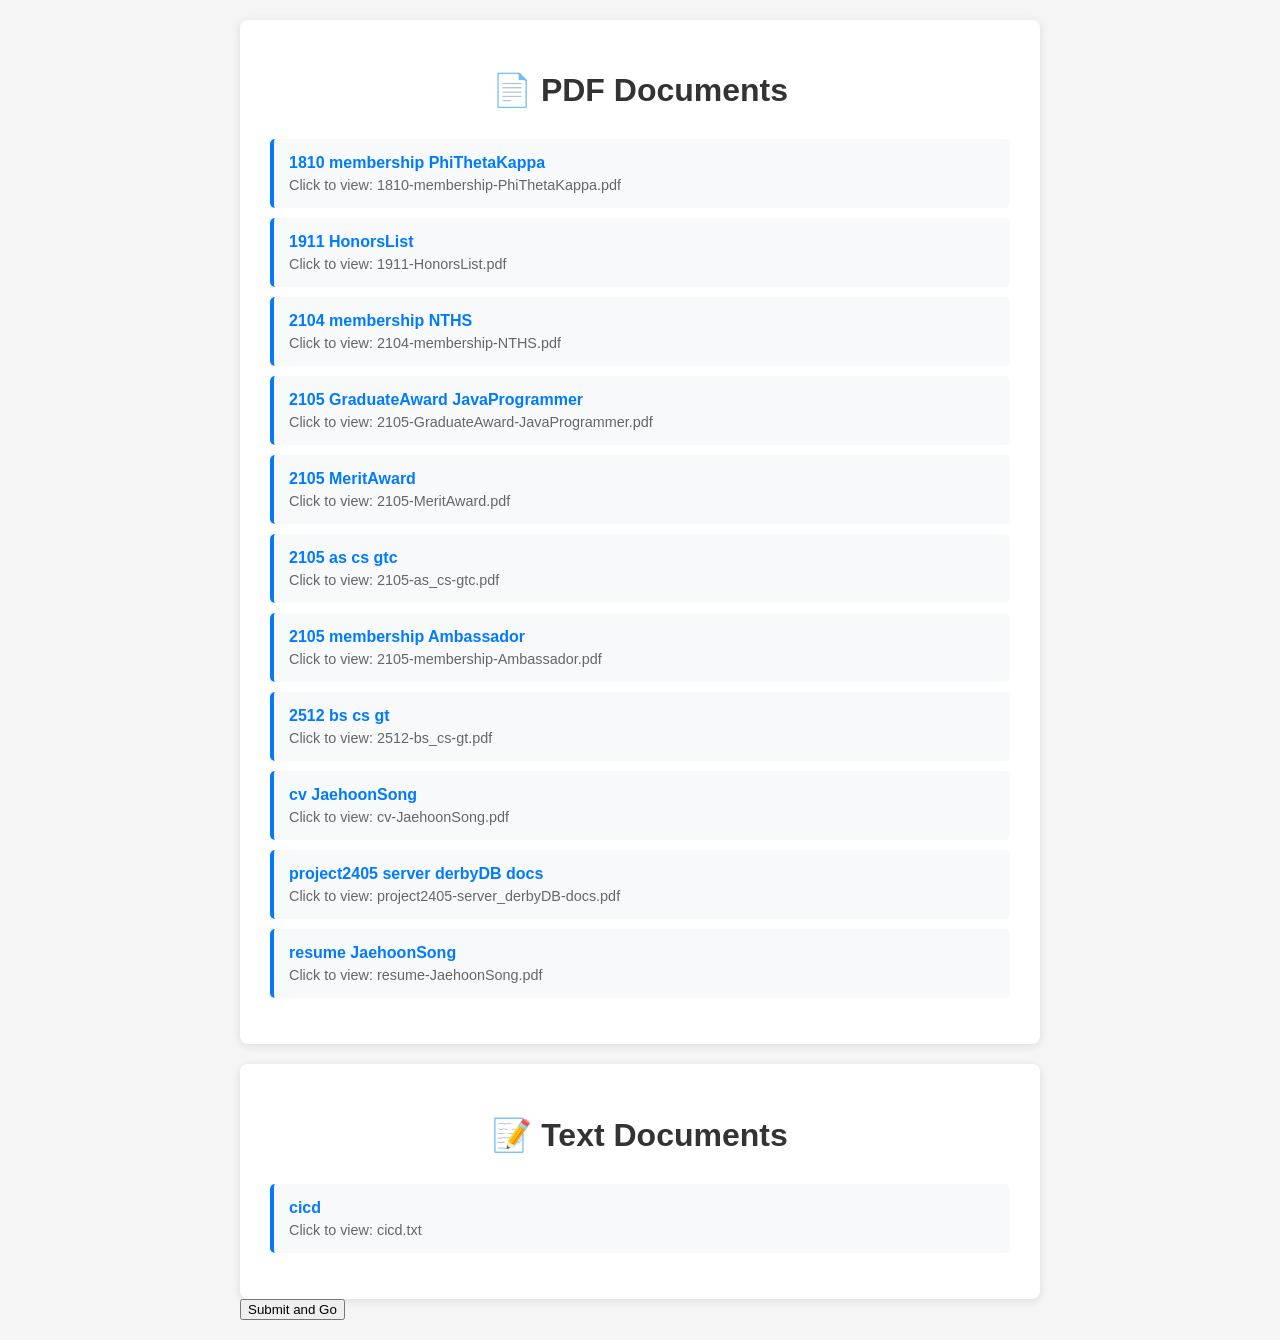
<file: docs/references/index.html>
<!DOCTYPE html>
<html lang="en">
<head>
  <meta charset="UTF-8">
  <meta name="viewport" content="width=device-width, initial-scale=1.0">
  <title>PDF Documents</title>
  <style>
    body {
      font-family: Arial, sans-serif;
      max-width: 800px;
      margin: 0 auto;
      padding: 20px;
      background-color: #f5f5f5;
    }
    .container {
      background-color: white;
      padding: 30px;
      border-radius: 8px;
      box-shadow: 0 2px 10px rgba(0,0,0,0.1);
    }
    h1 {
      color: #333;
      text-align: center;
      margin-bottom: 30px;
    }
    .pdf-list {
      list-style: none;
      padding: 0;
    }
    .pdf-item {
      background-color: #f8f9fa;
      margin: 10px 0;
      padding: 15px;
      border-radius: 5px;
      border-left: 4px solid #007bff;
      transition: background-color 0.3s;
    }
    .pdf-item:hover {
      background-color: #e9ecef;
    }
    .pdf-link {
      text-decoration: none;
      color: #007bff;
      font-weight: bold;
      display: block;
    }
    .pdf-link:hover {
      color: #0056b3;
    }
    .pdf-info {
      color: #666;
      font-size: 0.9em;
      margin-top: 5px;
    }
    .loading {
      text-align: center;
      color: #666;
      font-style: italic;
    }
    .error {
      color: #dc3545;
      text-align: center;
      background-color: #f8d7da;
      padding: 15px;
      border-radius: 5px;
      border: 1px solid #f5c6cb;
    }
  </style>
</head>
<body>
  <div class="container">
    <h1>📄 PDF Documents</h1>
    <div id="pdf-content">
      <div class="loading">Loading PDF files...</div>
    </div>
  </div>

  <div class="container" style="margin-top: 20px;">
    <h1>📝 Text Documents</h1>
    <div id="txt-content">
      <div class="loading">Loading text files...</div>
    </div>
  </div>

  <form action="../lang/index.html" method="get">
    <button type="submit">Submit and Go</button>
  </form>

  <script>
    // Refresh page on focus to ensure list is up to date if files changed
    function refreshOnFocus() {
      window.addEventListener('focus', () => {
        // Optional: Could be smarter about this, but simple reload works
        // window.location.reload(); 
      });
    }
    refreshOnFocus();

    async function fetchAndRender(url, elementId, typeName) {
      const contentDiv = document.getElementById(elementId);
      
      try {
        // Add cache busting
        const response = await fetch(`${url}?t=${new Date().getTime()}`);
        
        if (!response.ok) {
           // If file doesn't exist yet (e.g. before first run), just handle gracefully
           if(response.status === 404) {
             contentDiv.innerHTML = `<div class="error">List not found.</div>`;
             return;
           }
           throw new Error(`Failed to load: ${response.statusText}`);
        }

        const files = await response.json();
        
        if (!Array.isArray(files) || files.length === 0) {
          contentDiv.innerHTML = `<div class="error">No ${typeName} files found.</div>`;
          return;
        }
        
        const list = document.createElement('ul');
        list.className = 'pdf-list'; // reusing same style class
        
        files.forEach(filename => {
          const item = document.createElement('li');
          item.className = 'pdf-item';
          
          const link = document.createElement('a');
          link.href = filename;
          link.className = 'pdf-link';
          // Prettify filename
          const ext = filename.split('.').pop();
          link.textContent = filename.replace(`.${ext}`, '').replace(/[-_]/g, ' ');
          link.target = '_blank';
          
          const info = document.createElement('div');
          info.className = 'pdf-info';
          info.textContent = `Click to view: ${filename}`;
          
          item.appendChild(link);
          item.appendChild(info);
          list.appendChild(item);
        });
        
        contentDiv.innerHTML = '';
        contentDiv.appendChild(list);

      } catch (error) {
        console.error(`Error loading ${typeName}:`, error);
        contentDiv.innerHTML = `<div class="error">
          <p>Error loading ${typeName}.</p>
          <small>${error.message}</small>
        </div>`;
      }
    }

    // Load files when page loads
    document.addEventListener('DOMContentLoaded', () => {
      fetchAndRender('files.json', 'pdf-content', 'PDF');
      fetchAndRender('txt_files.json', 'txt-content', 'Text');
    });
  </script>
</body>
</html>
</file>
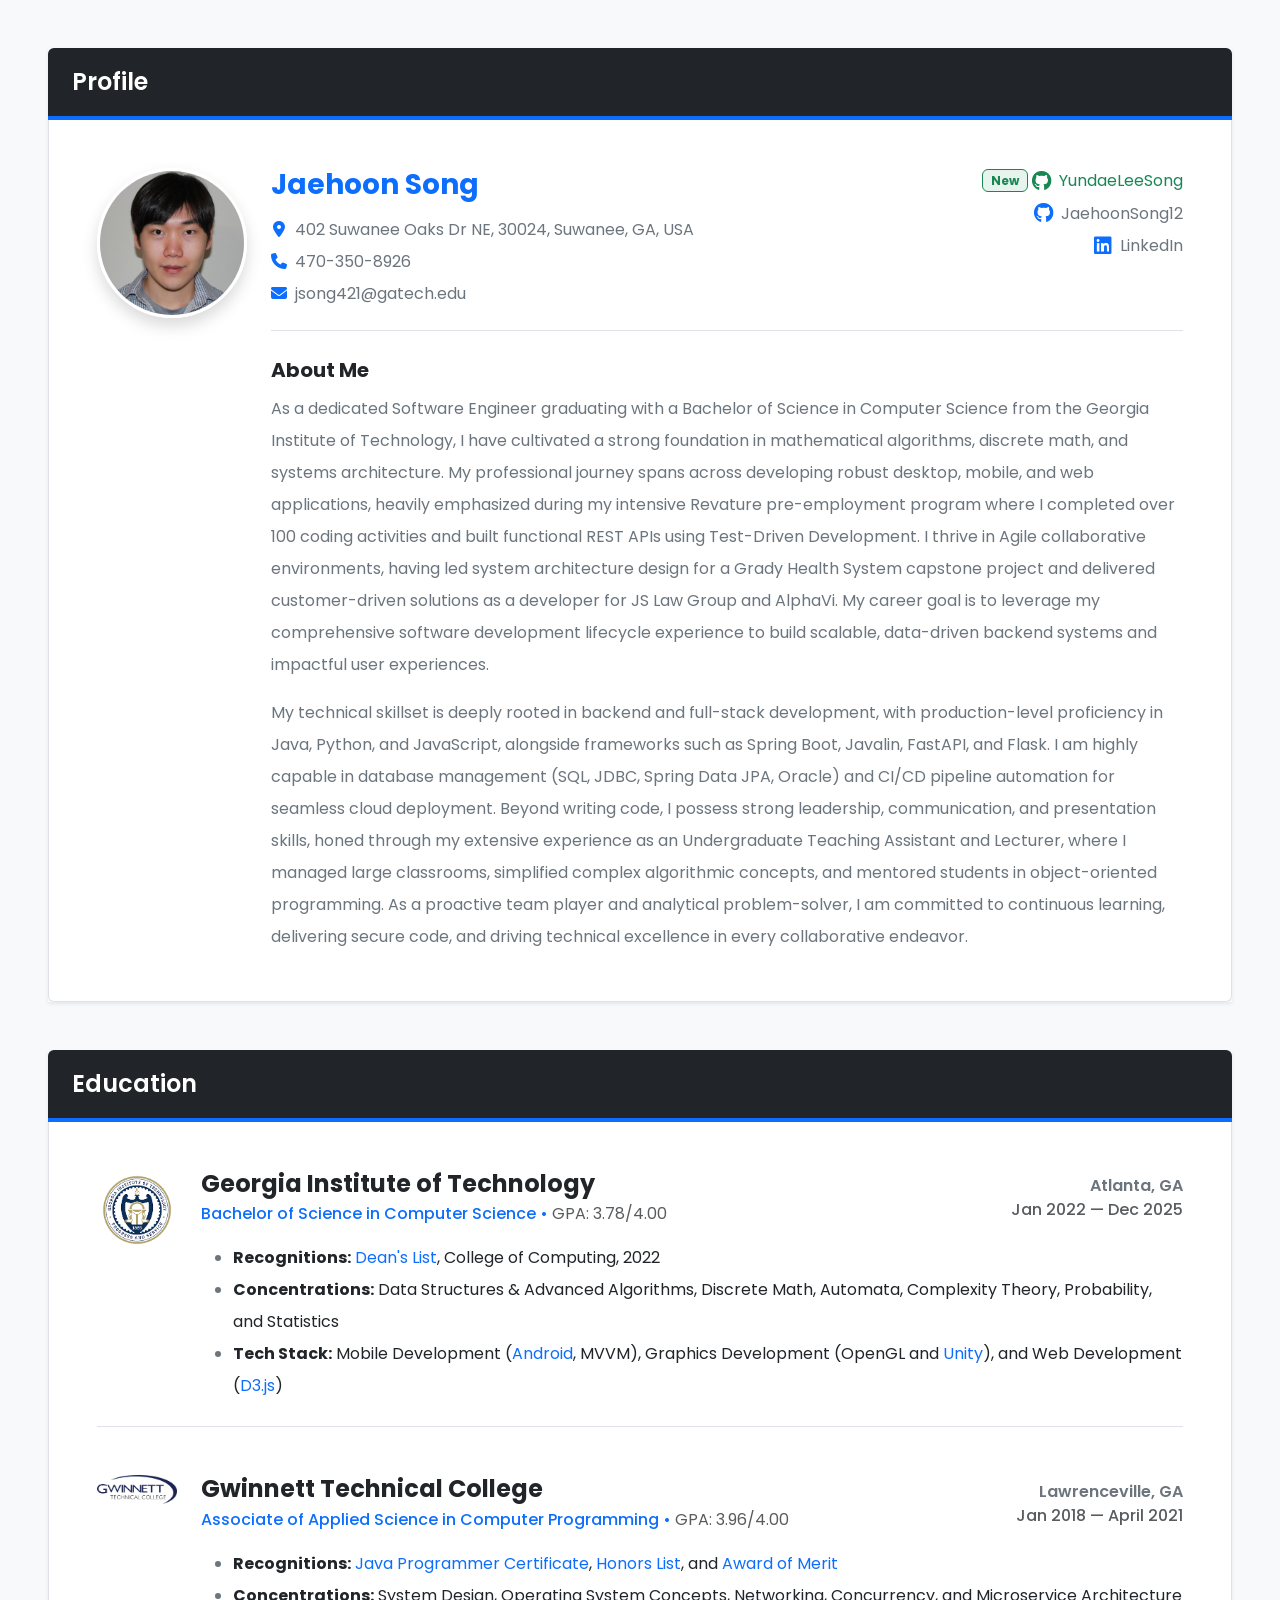
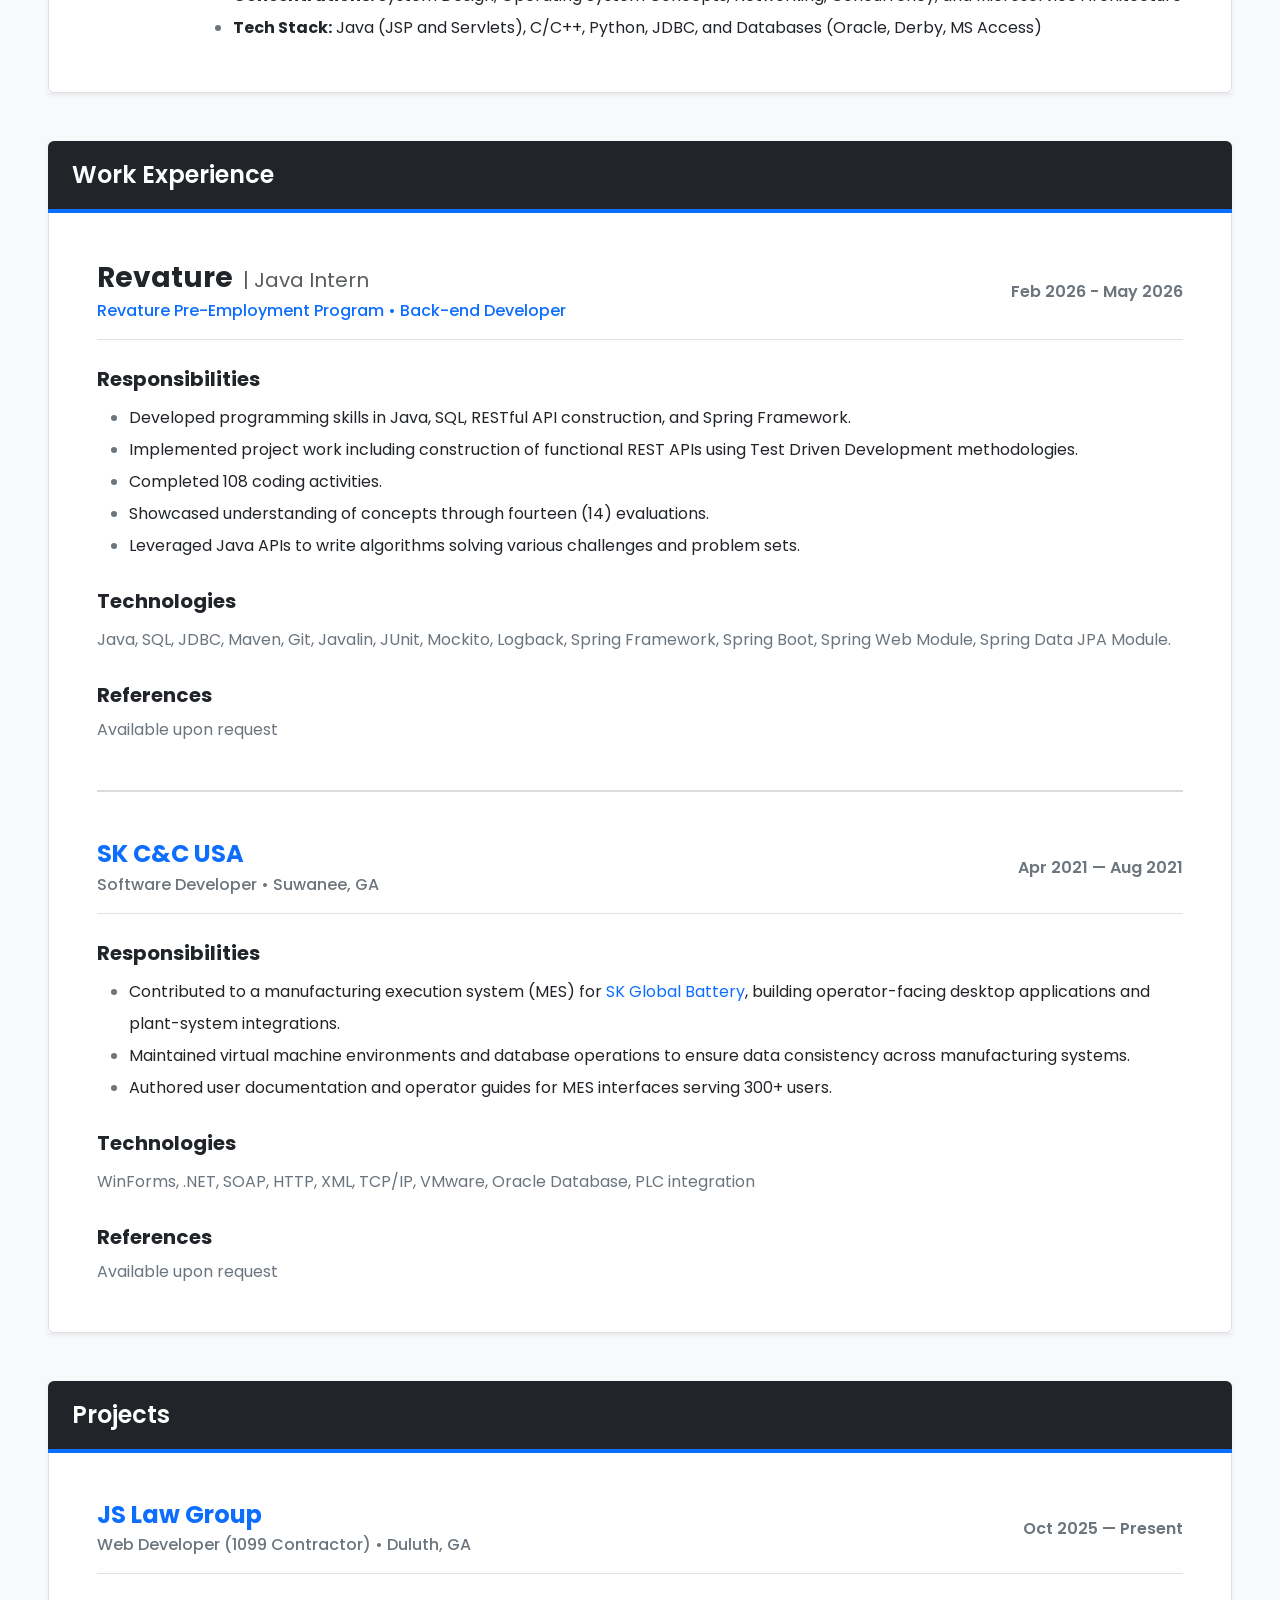
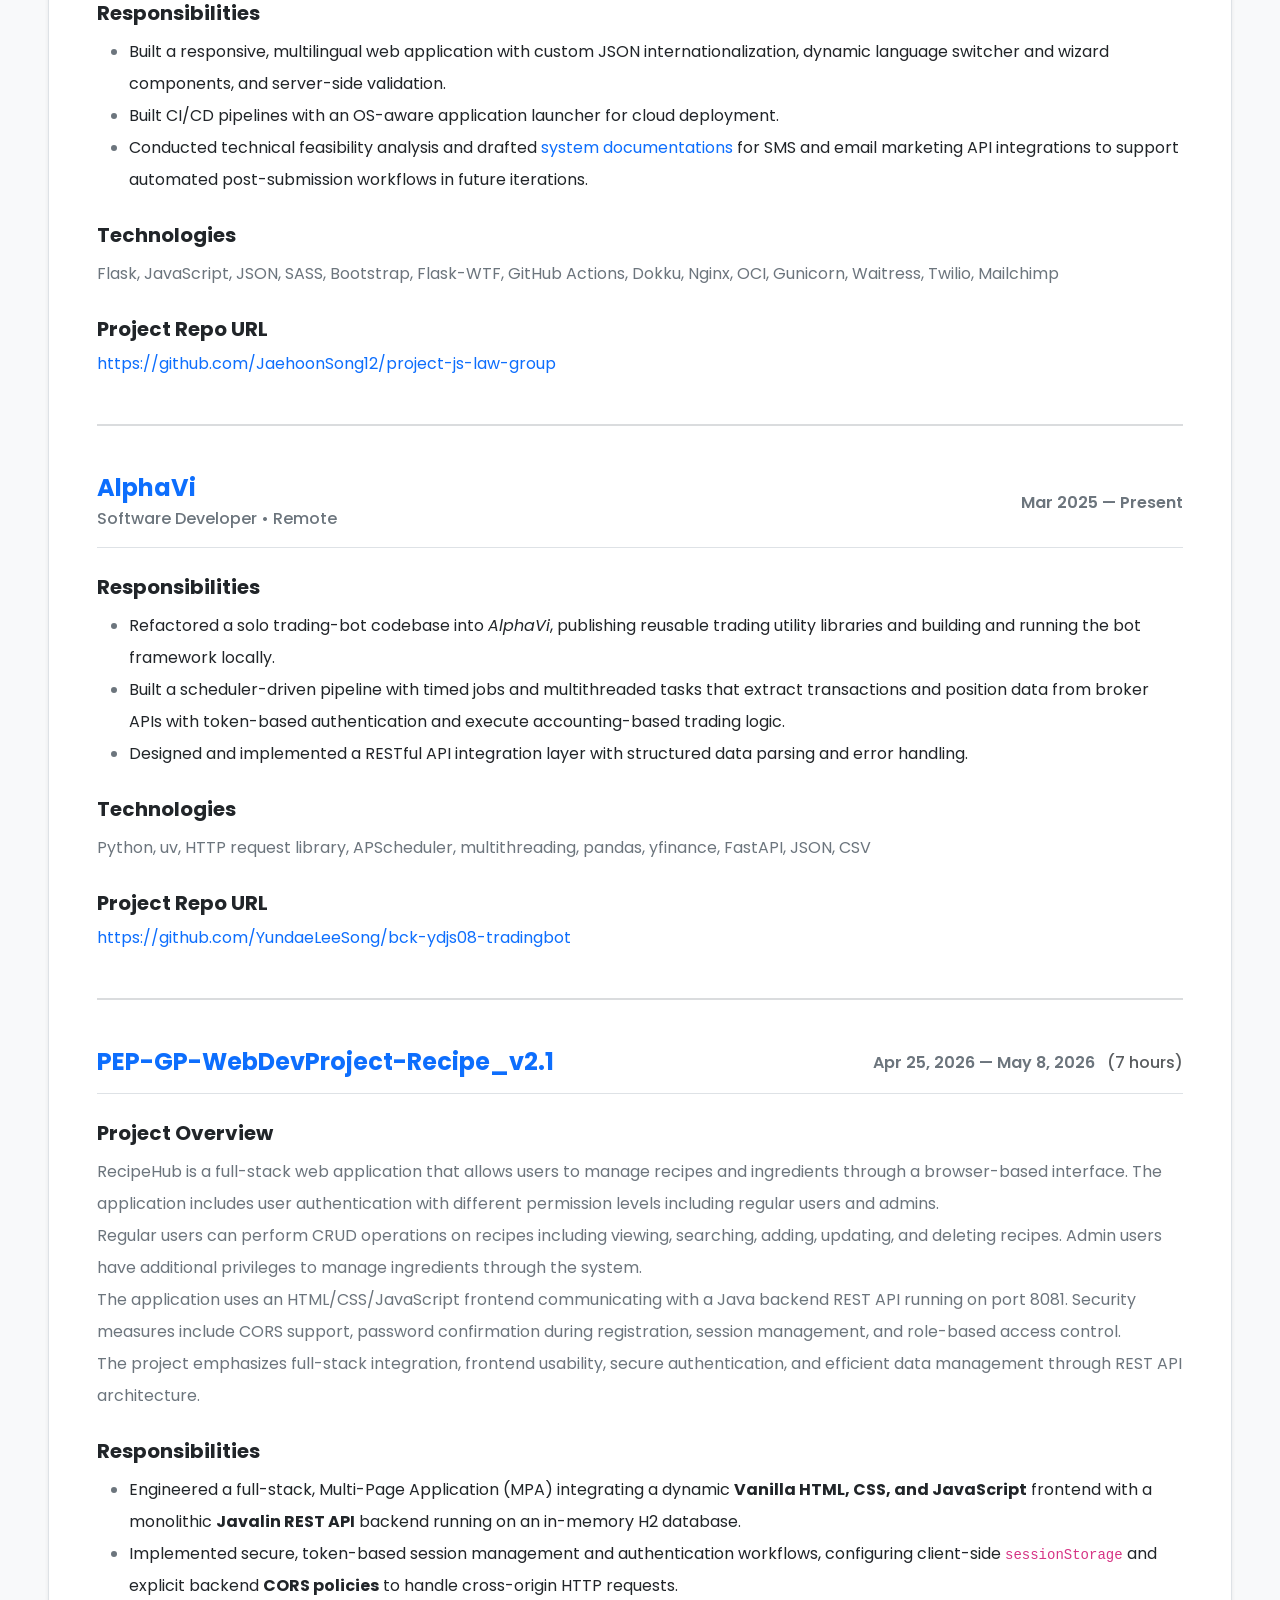
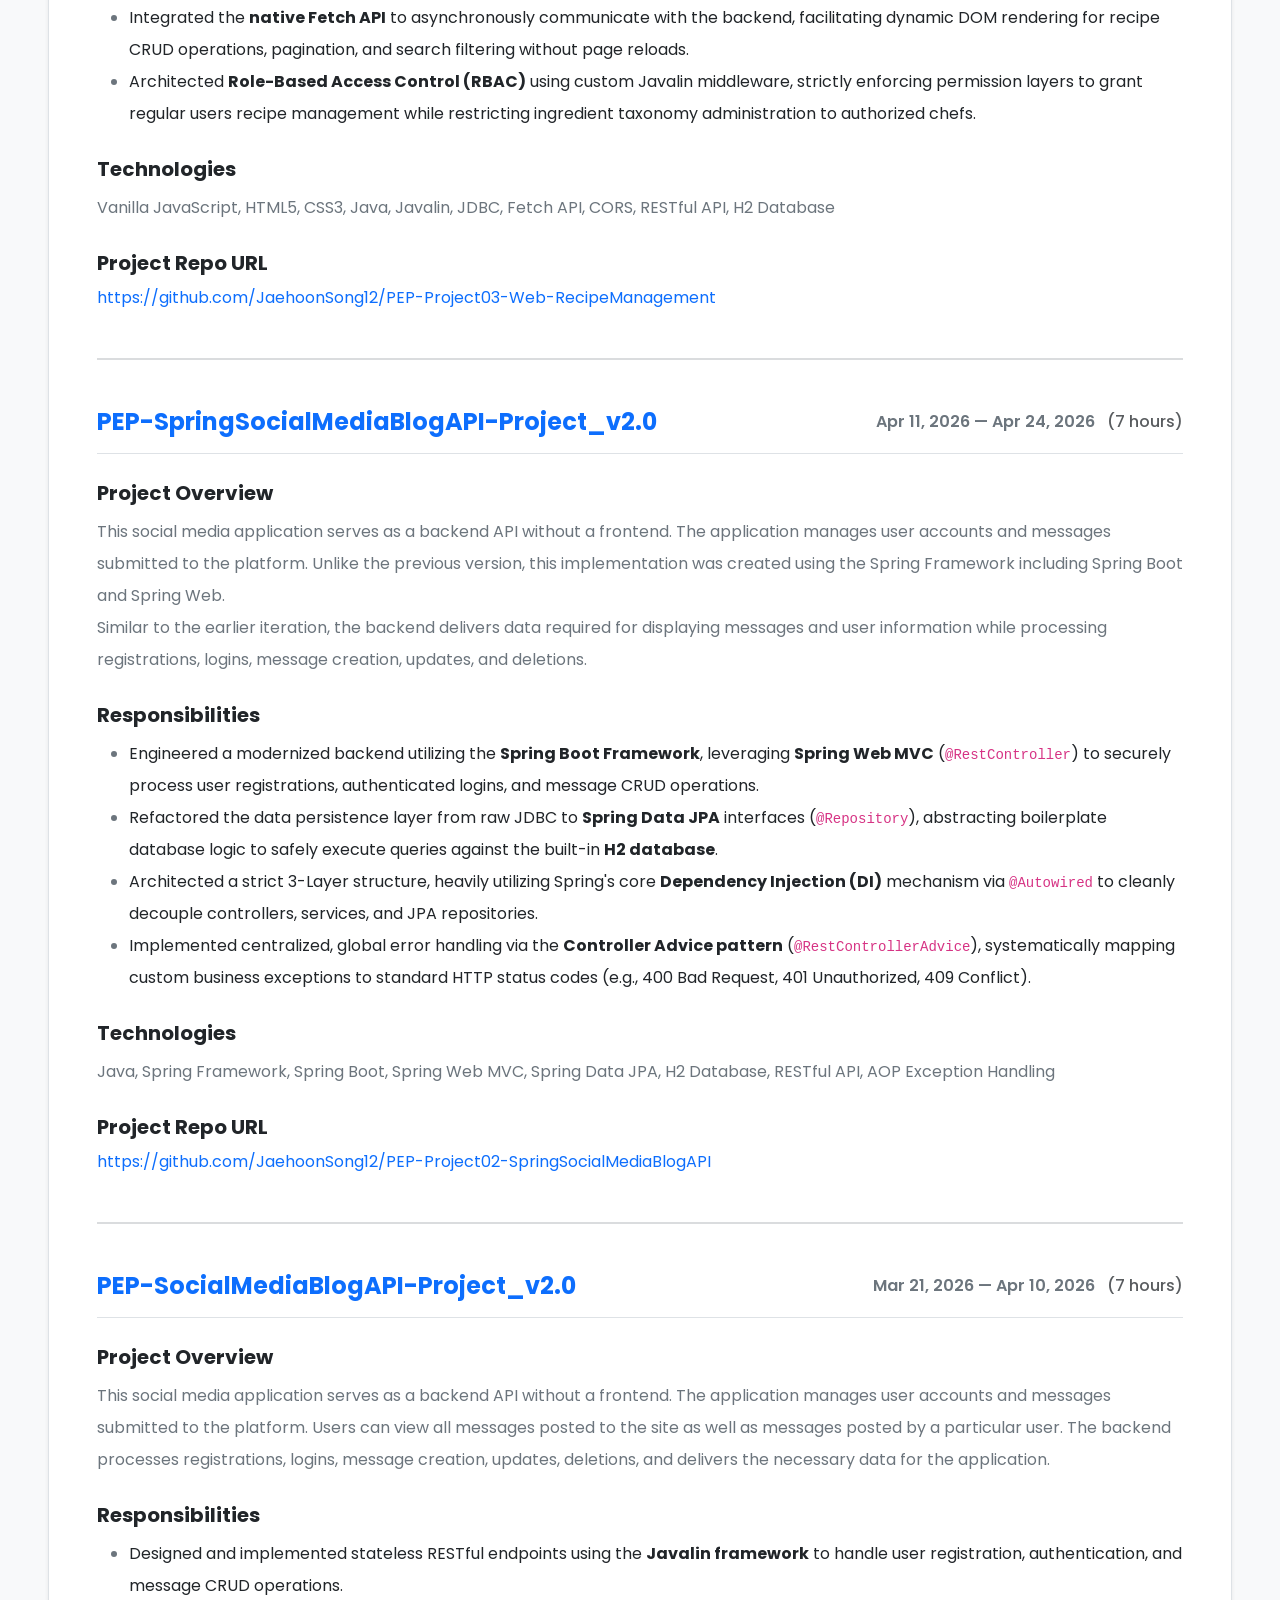
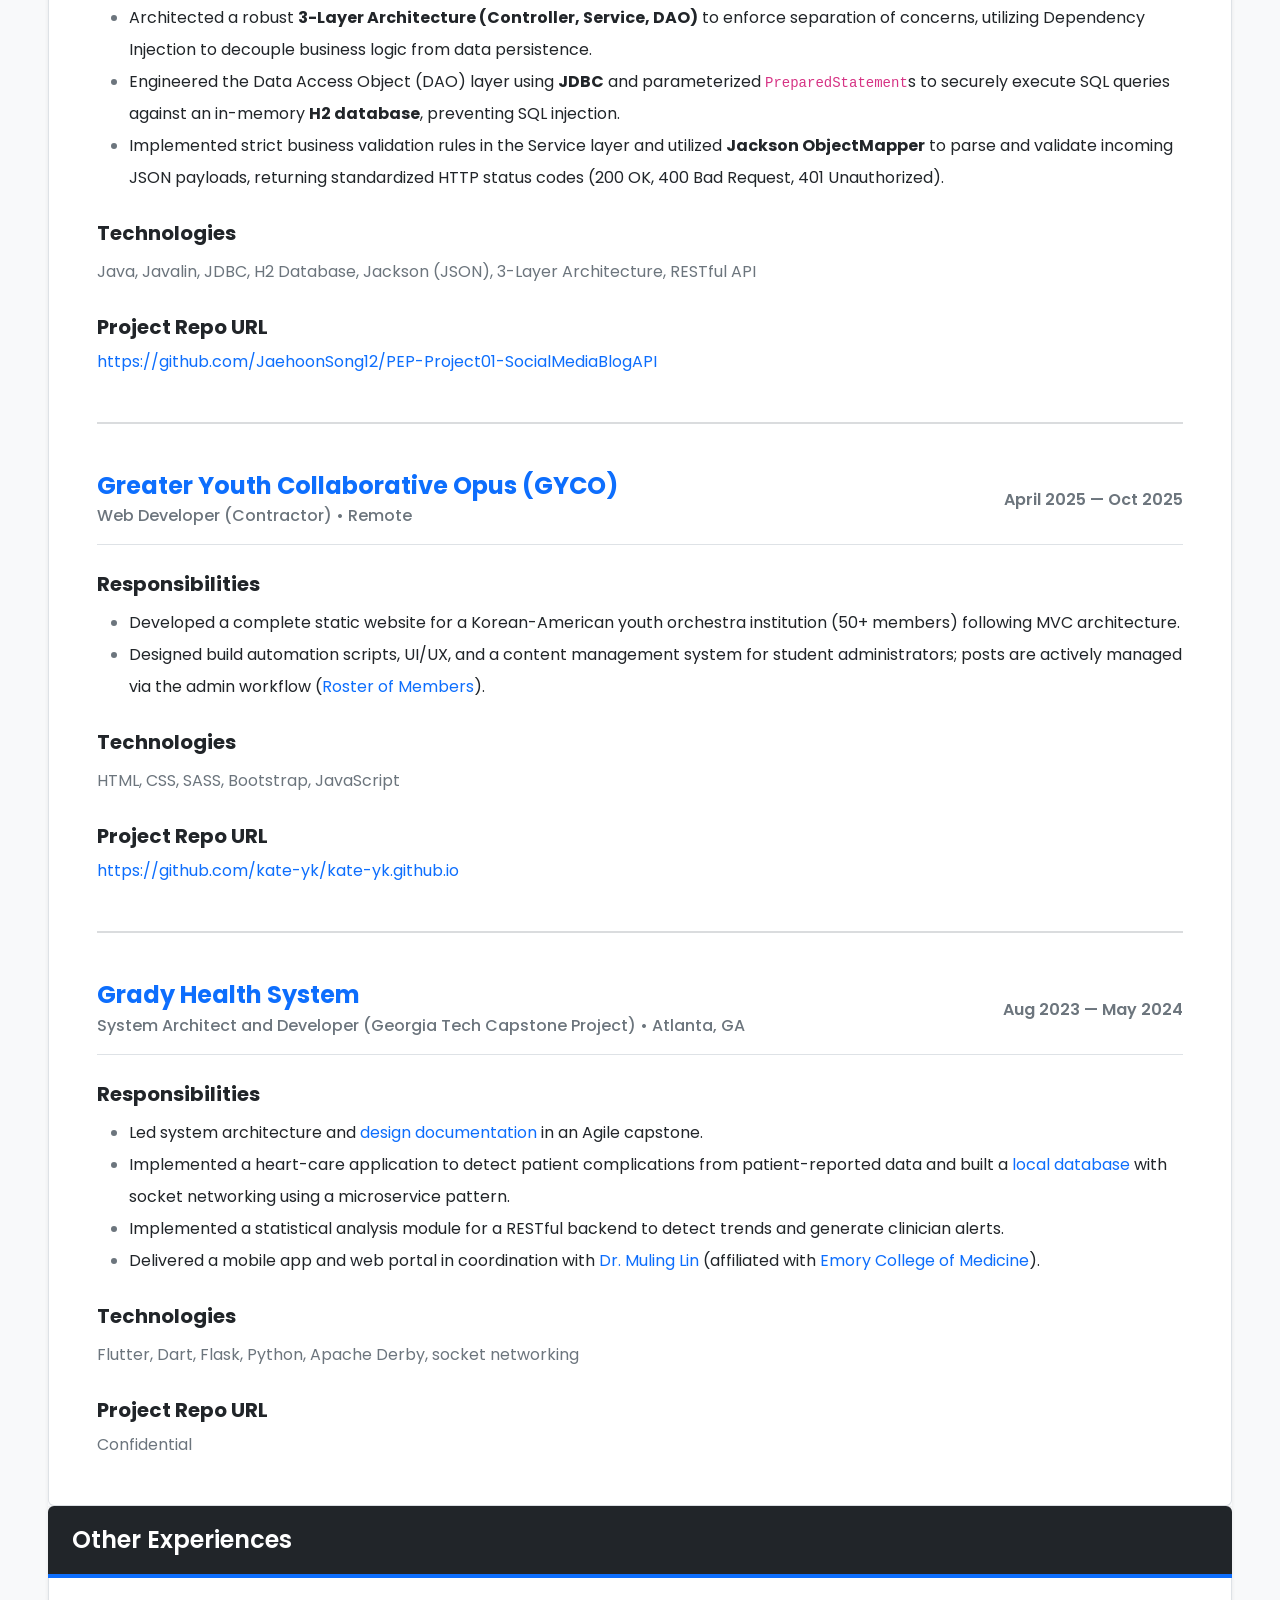
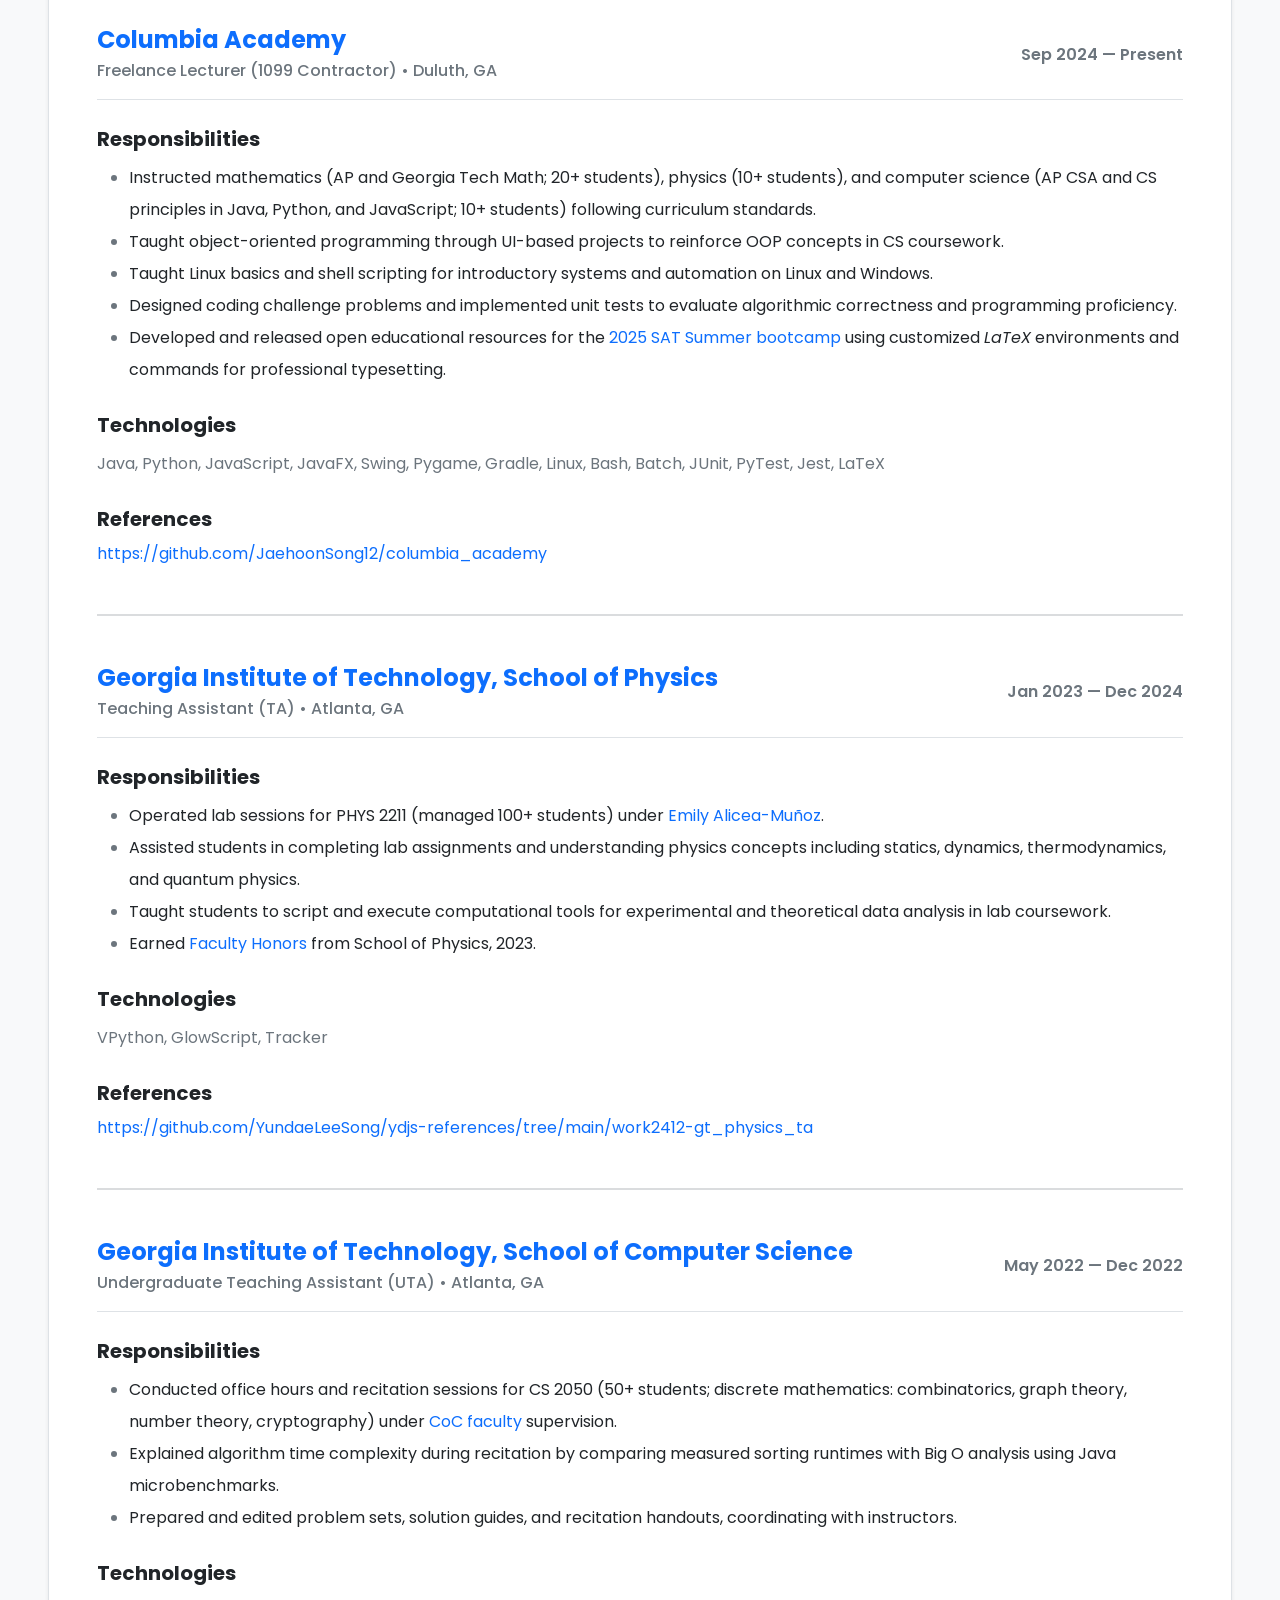
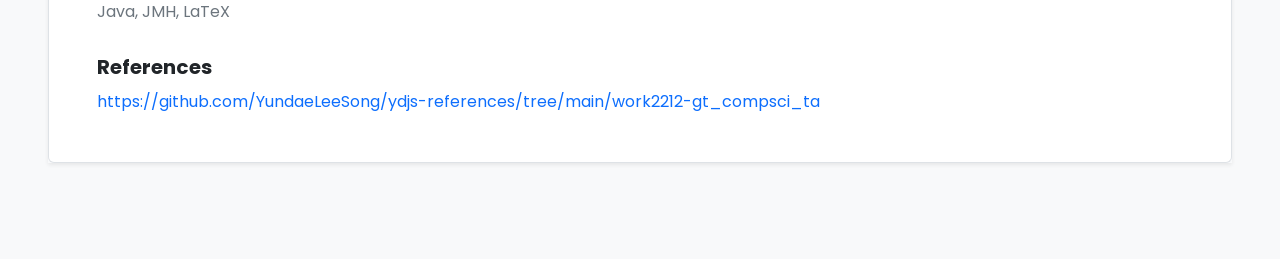
<file: docs/portfolio.html>
<!DOCTYPE html>
<html lang="en">
  <head>
    <meta charset="UTF-8" />
    <meta name="viewport" content="width=device-width, initial-scale=1.0" />
    <title>Jaehoon Song | Portfolio</title>

    <!-- Bootstrap 5 -->
    <link href="https://cdn.jsdelivr.net/npm/bootstrap@5.3.7/dist/css/bootstrap.min.css" rel="stylesheet" />

    <!-- Google Font -->
    <link rel="preconnect" href="https://fonts.googleapis.com" />
    <link rel="preconnect" href="https://fonts.gstatic.com" crossorigin />
    <link href="https://fonts.googleapis.com/css2?family=Poppins:wght@300;400;500;600;700&display=swap" rel="stylesheet" />

    <!-- Font Awesome -->
    <link rel="stylesheet" href="https://cdnjs.cloudflare.com/ajax/libs/font-awesome/6.5.2/css/all.min.css" />
  </head>
  <body class="bg-light text-dark" style="font-family: 'Poppins', sans-serif;">
    <div class="container-fluid py-5 px-lg-5 px-3">

      <!-- Profile Section -->
      <div class="mb-5 shadow-sm">
        <div class="bg-dark text-white px-4 py-3 fs-4 fw-semibold border-bottom border-4 border-primary rounded-top">
          Profile
        </div>
        <div class="bg-white border border-top-0 p-4 p-md-5 rounded-bottom d-flex flex-column flex-md-row align-items-start gap-4">
          <img src="img/jaehoonsong.jpg" alt="Jaehoon Song" class="rounded-circle shadow border border-3 border-white" style="width: 150px; height: 150px; object-fit: cover;" />
          <div class="text-center text-md-start flex-grow-1 w-100">
            <div class="d-flex flex-column flex-lg-row justify-content-between align-items-start border-bottom pb-4 mb-4">
              <div>
                <h2 class="h3 fw-bold mb-3 text-primary">Jaehoon Song</h2>
                <div class="text-secondary d-flex flex-column gap-2 text-start mx-auto mx-md-0">
                  <span><i class="fa-solid fa-location-dot text-primary me-2" style="width: 16px; text-align: center;"></i>402 Suwanee Oaks Dr NE, 30024, Suwanee, GA, USA</span>
                  <span><i class="fa-solid fa-phone text-primary me-2" style="width: 16px; text-align: center;"></i>470-350-8926</span>
                  <span><i class="fa-solid fa-envelope text-primary me-2" style="width: 16px; text-align: center;"></i><a href="mailto:jsong421@gatech.edu" class="link-secondary text-decoration-none link-primary">jsong421@gatech.edu</a></span>
                </div>
              </div>
              <div class="text-start text-lg-end mt-4 mt-lg-0 text-secondary d-flex flex-column gap-2">
                <span><span class="badge bg-success bg-opacity-10 text-success ms-1 border border-success align-middle">New</span> <i class="fa-brands fa-github text-success me-2 fs-5 align-middle"></i><a href="https://github.com/YundaeLeeSong" target="_blank" class="link-secondary text-decoration-none link-success align-middle">YundaeLeeSong</a></span>
                <span><i class="fa-brands fa-github text-primary me-2 fs-5 align-middle"></i><a href="https://github.com/JaehoonSong12" target="_blank" class="link-secondary text-decoration-none link-primary align-middle">JaehoonSong12</a></span>
                <span><i class="fa-brands fa-linkedin text-primary me-2 fs-5 align-middle"></i><a href="https://www.linkedin.com/in/jaehoon-song-847422233/" target="_blank" class="link-secondary text-decoration-none link-primary align-middle">LinkedIn</a></span>
              </div>
            </div>
            
            <div class="fw-bold mb-2 fs-5 text-start">About Me</div>
            <p class="text-secondary lh-lg mb-3 text-start">
              As a dedicated Software Engineer graduating with a Bachelor of Science in Computer Science from the Georgia Institute of Technology, I have cultivated a strong foundation in mathematical algorithms, discrete math, and systems architecture. My professional journey spans across developing robust desktop, mobile, and web applications, heavily emphasized during my intensive Revature pre-employment program where I completed over 100 coding activities and built functional REST APIs using Test-Driven Development. I thrive in Agile collaborative environments, having led system architecture design for a Grady Health System capstone project and delivered customer-driven solutions as a developer for JS Law Group and AlphaVi. My career goal is to leverage my comprehensive software development lifecycle experience to build scalable, data-driven backend systems and impactful user experiences.
            </p>
            <p class="text-secondary lh-lg mb-0 text-start">
              My technical skillset is deeply rooted in backend and full-stack development, with production-level proficiency in Java, Python, and JavaScript, alongside frameworks such as Spring Boot, Javalin, FastAPI, and Flask. I am highly capable in database management (SQL, JDBC, Spring Data JPA, Oracle) and CI/CD pipeline automation for seamless cloud deployment. Beyond writing code, I possess strong leadership, communication, and presentation skills, honed through my extensive experience as an Undergraduate Teaching Assistant and Lecturer, where I managed large classrooms, simplified complex algorithmic concepts, and mentored students in object-oriented programming. As a proactive team player and analytical problem-solver, I am committed to continuous learning, delivering secure code, and driving technical excellence in every collaborative endeavor.
            </p>
          </div>
        </div>
      </div>

      <!-- Education Section -->
      <div class="mb-5 shadow-sm">
        <div class="bg-dark text-white px-4 py-3 fs-4 fw-semibold border-bottom border-4 border-primary rounded-top">
          Education
        </div>
        <div class="bg-white border border-top-0 p-4 p-md-5 rounded-bottom">
          
          <!-- Georgia Tech -->
          <div class="d-flex flex-column flex-lg-row align-items-start gap-4 mb-5 pb-4 border-bottom">
            <img src="img/gt_logo.png" alt="Georgia Tech" style="width: 80px; object-fit: contain;" />
            <div class="flex-grow-1 w-100">
              <div class="d-flex flex-column flex-lg-row justify-content-between align-items-lg-center mb-2">
                <div>
                  <h3 class="h4 fw-bold mb-1"><a href="https://www.parchment.com/u/award/d259d4ac720cb1b52c5fe31c97496481" target="_blank" class="link-dark link-underline-opacity-0 link-underline-opacity-100-hover">Georgia Institute of Technology</a></h3>
                  <div class="fw-medium text-primary">Bachelor of Science in Computer Science &bull; <span class="text-muted fw-normal">GPA: 3.78/4.00</span></div>
                </div>
                <div class="text-lg-end mt-2 mt-lg-0">
                  <span class="fw-semibold text-secondary d-block">Atlanta, GA</span>
                  <span class="fw-medium text-muted">Jan 2022 — Dec 2025</span>
                </div>
              </div>
              <ul class="lh-lg mb-0 text-secondary mt-3">
                <li><span class="text-dark"><strong>Recognitions:</strong> <a href="https://gatech.meritpages.com/stories/Jaehoon-Song-Named-to-Dean-s-List-at-Georgia-Tech-for-the-Summer-2022-Semester/104219189" target="_blank" class="link-primary link-underline-opacity-0 link-underline-opacity-100-hover">Dean's List</a>, College of Computing, 2022</span></li>
                <li><span class="text-dark"><strong>Concentrations:</strong> Data Structures & Advanced Algorithms, Discrete Math, Automata, Complexity Theory, Probability, and Statistics</span></li>
                <li><span class="text-dark"><strong>Tech Stack:</strong> Mobile Development (<a href="https://github.com/egoldin03/group3Repository" target="_blank" class="link-primary link-underline-opacity-0 link-underline-opacity-100-hover">Android</a>, MVVM), Graphics Development (OpenGL and <a href="https://github.com/YundaeLeeSong/ydjs-references/tree/main/project2409-game_shadowwalker" target="_blank" class="link-primary link-underline-opacity-0 link-underline-opacity-100-hover">Unity</a>), and Web Development (<a href="https://jaehoonsong12.github.io/" target="_blank" class="link-primary link-underline-opacity-0 link-underline-opacity-100-hover">D3.js</a>)</span></li>
              </ul>
            </div>
          </div>

          <!-- Gwinnett Tech -->
          <div class="d-flex flex-column flex-lg-row align-items-start gap-4">
            <img src="img/gtc_logo.png" alt="Gwinnett Technical College" style="width: 80px; object-fit: contain;" />
            <div class="flex-grow-1 w-100">
              <div class="d-flex flex-column flex-lg-row justify-content-between align-items-lg-center mb-2">
                <div>
                  <h3 class="h4 fw-bold mb-1">Gwinnett Technical College</h3>
                  <div class="fw-medium text-primary">Associate of Applied Science in Computer Programming &bull; <span class="text-muted fw-normal">GPA: 3.96/4.00</span></div>
                </div>
                <div class="text-lg-end mt-2 mt-lg-0">
                  <span class="fw-semibold text-secondary d-block">Lawrenceville, GA</span>
                  <span class="fw-medium text-muted">Jan 2018 — April 2021</span>
                </div>
              </div>
              <ul class="lh-lg mb-0 text-secondary mt-3">
                <li><span class="text-dark"><strong>Recognitions:</strong> <a href="https://yundaeleesong.github.io/2105-GraduateAward-JavaProgrammer.pdf" target="_blank" class="link-primary link-underline-opacity-0 link-underline-opacity-100-hover">Java Programmer Certificate</a>, <a href="https://yundaeleesong.github.io/1911-HonorsList.pdf" target="_blank" class="link-primary link-underline-opacity-0 link-underline-opacity-100-hover">Honors List</a>, and <a href="https://yundaeleesong.github.io/2105-MeritAward.pdf" target="_blank" class="link-primary link-underline-opacity-0 link-underline-opacity-100-hover">Award of Merit</a></span></li>
                <li><span class="text-dark"><strong>Concentrations:</strong> System Design, Operating System Concepts, Networking, Concurrency, and Microservice Architecture</span></li>
                <li><span class="text-dark"><strong>Tech Stack:</strong> Java (JSP and Servlets), C/C++, Python, JDBC, and Databases (Oracle, Derby, MS Access)</span></li>
              </ul>
            </div>
          </div>

        </div>
      </div>

      <!-- Work Experience Section -->
      <div class="mb-5 shadow-sm">
        <div class="bg-dark text-white px-4 py-3 fs-4 fw-semibold border-bottom border-4 border-primary rounded-top">
          Work Experience
        </div>
        <div class="bg-white border border-top-0 p-4 p-md-5 rounded-bottom">
          <div class="d-flex flex-column flex-lg-row justify-content-between align-items-lg-center border-bottom pb-3 mb-4">
            <div>
              <h3 class="h3 fw-bold mb-1">Revature <span class="fw-normal text-muted fs-5 ms-1">| Java Intern</span></h3>
              <div class="fw-medium text-primary">Revature Pre-Employment Program &bull; Back-end Developer</div>
            </div>
            <div class="fw-semibold text-secondary mt-2 mt-lg-0">
              Feb 2026 - May 2026
            </div>
          </div>

          <div class="fw-bold mt-4 mb-2 fs-5">Responsibilities</div>

          <ul class="lh-lg mb-4 text-secondary">
            <li><span class="text-dark">Developed programming skills in Java, SQL, RESTful API construction, and Spring Framework.</span></li>
            <li><span class="text-dark">Implemented project work including construction of functional REST APIs using Test Driven Development methodologies.</span></li>
            <li><span class="text-dark">Completed 108 coding activities.</span></li>
            <li><span class="text-dark">Showcased understanding of concepts through fourteen (14) evaluations.</span></li>
            <li><span class="text-dark">Leveraged Java APIs to write algorithms solving various challenges and problem sets.</span></li>
          </ul>

          <div class="fw-bold mt-4 mb-2 fs-5">Technologies</div>

          <div class="lh-lg text-secondary">
            Java, SQL, JDBC, Maven, Git, Javalin, JUnit, Mockito, Logback,
            Spring Framework, Spring Boot, Spring Web Module, Spring Data JPA Module.
          </div>

          <div class="fw-bold mt-4 mb-2 fs-5">References</div>
          <span class="link-secondary">Available upon request</span>

          <!-- Divider between experiences -->
          <hr class="my-5 border-secondary border-2 opacity-10" />

          <!-- SK C&C USA -->
          <div class="d-flex flex-column flex-lg-row justify-content-between align-items-lg-center border-bottom pb-3 mb-4">
            <div>
              <h3 class="h4 fw-bold mb-0 text-primary">
                <a href="https://www.skaxus.com/" target="_blank" class="link-primary link-underline-opacity-0 link-underline-opacity-100-hover">SK C&C USA</a>
              </h3>
              <div class="fw-medium text-secondary mt-1">Software Developer &bull; Suwanee, GA</div>
            </div>
            <div class="text-lg-end mt-2 mt-lg-0">
              <span class="fw-semibold text-secondary">Apr 2021 — Aug 2021</span>
            </div>
          </div>

          <div class="fw-bold mt-4 mb-2 fs-5">Responsibilities</div>
          <ul class="lh-lg mb-4 text-secondary">
            <li><span class="text-dark">Contributed to a manufacturing execution system (MES) for <a href="https://www.skbatteryamerica.com/" target="_blank" class="link-primary link-underline-opacity-0 link-underline-opacity-100-hover">SK Global Battery</a>, building operator-facing desktop applications and plant-system integrations.</span></li>
            <li><span class="text-dark">Maintained virtual machine environments and database operations to ensure data consistency across manufacturing systems.</span></li>
            <li><span class="text-dark">Authored user documentation and operator guides for MES interfaces serving 300+ users.</span></li>
          </ul>

          <div class="fw-bold mt-4 mb-2 fs-5">Technologies</div>
          <p class="text-secondary lh-lg mb-4">
            WinForms, .NET, SOAP, HTTP, XML, TCP/IP, VMware, Oracle Database, PLC integration
          </p>

          <div class="fw-bold mt-4 mb-2 fs-5">References</div>
          <span class="link-secondary">Available upon request</span>

        </div>
      </div>

      <!-- Projects Section -->
      <div class="shadow-sm">
        <div class="bg-dark text-white px-4 py-3 fs-4 fw-semibold border-bottom border-4 border-primary rounded-top">
          Projects
        </div>
        <div class="bg-white border border-top-0 p-4 p-md-5 rounded-bottom">

          <!-- Project: JS Law Group -->
          <div class="d-flex flex-column flex-lg-row justify-content-between align-items-lg-center border-bottom pb-3 mb-4">
            <div>
              <h3 class="h4 fw-bold mb-0 text-primary">
                <a href="https://jslawgroup-ip.152.70.198.43.sslip.io/" target="_blank" class="link-primary link-underline-opacity-0 link-underline-opacity-100-hover">JS Law Group</a>
              </h3>
              <div class="fw-medium text-secondary mt-1">Web Developer (1099 Contractor) &bull; Duluth, GA</div>
            </div>
            <div class="text-lg-end mt-2 mt-lg-0">
              <span class="fw-semibold text-secondary">Oct 2025 — Present</span>
            </div>
          </div>

          <div class="fw-bold mt-4 mb-2 fs-5">Responsibilities</div>
          <ul class="lh-lg mb-4 text-secondary">
            <li><span class="text-dark">Built a responsive, multilingual web application with custom JSON internationalization, dynamic language switcher and wizard components, and server-side validation.</span></li>
            <li><span class="text-dark">Built CI/CD pipelines with an OS-aware application launcher for cloud deployment.</span></li>
            <li><span class="text-dark">Conducted technical feasibility analysis and drafted <a href="https://github.com/JaehoonSong12/project-js-law-group/blob/main/docs/system_doc.pdf" target="_blank" class="link-primary link-underline-opacity-0 link-underline-opacity-100-hover">system documentations</a> for SMS and email marketing API integrations to support automated post-submission workflows in future iterations.</span></li>
          </ul>

          <div class="fw-bold mt-4 mb-2 fs-5">Technologies</div>
          <p class="text-secondary lh-lg mb-4">
            Flask, JavaScript, JSON, SASS, Bootstrap, Flask-WTF, GitHub Actions, Dokku, Nginx, OCI, Gunicorn, Waitress, Twilio, Mailchimp
          </p>

          <div class="fw-bold mt-4 mb-2 fs-5">Project Repo URL</div>
          <a href="https://github.com/JaehoonSong12/project-js-law-group" target="_blank" class="link-primary link-underline link-underline-opacity-0 link-underline-opacity-100-hover text-break">
            https://github.com/JaehoonSong12/project-js-law-group
          </a>

          <!-- Divider between projects -->
          <hr class="my-5 border-secondary border-2 opacity-10" />

          <!-- Project: AlphaVi -->
          <div class="d-flex flex-column flex-lg-row justify-content-between align-items-lg-center border-bottom pb-3 mb-4">
            <div>
              <h3 class="h4 fw-bold mb-0 text-primary">AlphaVi</h3>
              <div class="fw-medium text-secondary mt-1">Software Developer &bull; Remote</div>
            </div>
            <div class="text-lg-end mt-2 mt-lg-0">
              <span class="fw-semibold text-secondary">Mar 2025 — Present</span>
            </div>
          </div>

          <div class="fw-bold mt-4 mb-2 fs-5">Responsibilities</div>
          <ul class="lh-lg mb-4 text-secondary">
            <li><span class="text-dark">Refactored a solo trading-bot codebase into <i>AlphaVi</i>, publishing reusable trading utility libraries and building and running the bot framework locally.</span></li>
            <li><span class="text-dark">Built a scheduler-driven pipeline with timed jobs and multithreaded tasks that extract transactions and position data from broker APIs with token-based authentication and execute accounting-based trading logic.</span></li>
            <li><span class="text-dark">Designed and implemented a RESTful API integration layer with structured data parsing and error handling.</span></li>
          </ul>

          <div class="fw-bold mt-4 mb-2 fs-5">Technologies</div>
          <p class="text-secondary lh-lg mb-4">
            Python, uv, HTTP request library, APScheduler, multithreading, pandas, yfinance, FastAPI, JSON, CSV
          </p>

          <div class="fw-bold mt-4 mb-2 fs-5">Project Repo URL</div>
          <a href="https://github.com/YundaeLeeSong/bck-ydjs08-tradingbot" target="_blank" class="link-primary link-underline link-underline-opacity-0 link-underline-opacity-100-hover text-break">
            https://github.com/YundaeLeeSong/bck-ydjs08-tradingbot
          </a>

          <!-- Divider between projects -->
          <hr class="my-5 border-secondary border-2 opacity-10" />

          <!-- Project 3: PEP RecipeHub -->
          <div class="d-flex flex-column flex-lg-row justify-content-between align-items-lg-center border-bottom pb-3 mb-4">
            <div>
              <h3 class="h4 fw-bold mb-0 text-primary">PEP-GP-WebDevProject-Recipe_v2.1</h3>
            </div>
            <div class="text-lg-end mt-2 mt-lg-0">
              <span class="fw-semibold text-secondary">Apr 25, 2026 — May 8, 2026</span>
              <span class="fw-medium text-muted ms-2">(7 hours)</span>
            </div>
          </div>

          <div class="fw-bold mt-4 mb-2 fs-5">Project Overview</div>
          <p class="text-secondary lh-lg mb-4">
            RecipeHub is a full-stack web application that allows users to manage recipes
            and ingredients through a browser-based interface. The application includes
            user authentication with different permission levels including regular users and admins.<br>
            Regular users can perform CRUD operations on recipes including viewing,
            searching, adding, updating, and deleting recipes. Admin users have additional
            privileges to manage ingredients through the system.<br>
            The application uses an HTML/CSS/JavaScript frontend communicating with a Java
            backend REST API running on port 8081. Security measures include CORS support,
            password confirmation during registration, session management, and role-based access control.<br>
            The project emphasizes full-stack integration, frontend usability, secure authentication,
            and efficient data management through REST API architecture.
          </p>

          <div class="fw-bold mt-4 mb-2 fs-5">Responsibilities</div>
          <ul class="lh-lg mb-4 text-secondary">
            <li><span class="text-dark">Engineered a full-stack, Multi-Page Application (MPA) integrating a dynamic <strong>Vanilla HTML, CSS, and JavaScript</strong> frontend with a monolithic <strong>Javalin REST API</strong> backend running on an in-memory H2 database.</span></li>
            <li><span class="text-dark">Implemented secure, token-based session management and authentication workflows, configuring client-side <code>sessionStorage</code> and explicit backend <strong>CORS policies</strong> to handle cross-origin HTTP requests.</span></li>
            <li><span class="text-dark">Integrated the <strong>native Fetch API</strong> to asynchronously communicate with the backend, facilitating dynamic DOM rendering for recipe CRUD operations, pagination, and search filtering without page reloads.</span></li>
            <li><span class="text-dark">Architected <strong>Role-Based Access Control (RBAC)</strong> using custom Javalin middleware, strictly enforcing permission layers to grant regular users recipe management while restricting ingredient taxonomy administration to authorized chefs.</span></li>
          </ul>

          <div class="fw-bold mt-4 mb-2 fs-5">Technologies</div>
          <p class="text-secondary lh-lg mb-4">
            Vanilla JavaScript, HTML5, CSS3, Java, Javalin, JDBC, Fetch API, CORS, RESTful API, H2 Database
          </p>

          <div class="fw-bold mt-4 mb-2 fs-5">Project Repo URL</div>
          <a href="https://github.com/JaehoonSong12/PEP-Project03-Web-RecipeManagement" target="_blank" class="link-primary link-underline link-underline-opacity-0 link-underline-opacity-100-hover text-break">
            https://github.com/JaehoonSong12/PEP-Project03-Web-RecipeManagement
          </a>

          <!-- Divider between projects -->
          <hr class="my-5 border-secondary border-2 opacity-10" />

          <!-- Project 2: PEP Spring -->
          <div class="d-flex flex-column flex-lg-row justify-content-between align-items-lg-center border-bottom pb-3 mb-4">
            <div>
              <h3 class="h4 fw-bold mb-0 text-primary">PEP-SpringSocialMediaBlogAPI-Project_v2.0</h3>
            </div>
            <div class="text-lg-end mt-2 mt-lg-0">
              <span class="fw-semibold text-secondary">Apr 11, 2026 — Apr 24, 2026</span>
              <span class="fw-medium text-muted ms-2">(7 hours)</span>
            </div>
          </div>

          <div class="fw-bold mt-4 mb-2 fs-5">Project Overview</div>
          <p class="text-secondary lh-lg mb-4">
            This social media application serves as a backend API without a frontend.
            The application manages user accounts and messages submitted to the platform.
            Unlike the previous version, this implementation was created using the
            Spring Framework including Spring Boot and Spring Web.<br>
            Similar to the earlier iteration, the backend delivers data required for
            displaying messages and user information while processing registrations,
            logins, message creation, updates, and deletions.
          </p>

          <div class="fw-bold mt-4 mb-2 fs-5">Responsibilities</div>
          <ul class="lh-lg mb-4 text-secondary">
            <li><span class="text-dark">Engineered a modernized backend utilizing the <strong>Spring Boot Framework</strong>, leveraging <strong>Spring Web MVC</strong> (<code>@RestController</code>) to securely process user registrations, authenticated logins, and message CRUD operations.</span></li>
            <li><span class="text-dark">Refactored the data persistence layer from raw JDBC to <strong>Spring Data JPA</strong> interfaces (<code>@Repository</code>), abstracting boilerplate database logic to safely execute queries against the built-in <strong>H2 database</strong>.</span></li>
            <li><span class="text-dark">Architected a strict 3-Layer structure, heavily utilizing Spring's core <strong>Dependency Injection (DI)</strong> mechanism via <code>@Autowired</code> to cleanly decouple controllers, services, and JPA repositories.</span></li>
            <li><span class="text-dark">Implemented centralized, global error handling via the <strong>Controller Advice pattern</strong> (<code>@RestControllerAdvice</code>), systematically mapping custom business exceptions to standard HTTP status codes (e.g., 400 Bad Request, 401 Unauthorized, 409 Conflict).</span></li>
          </ul>

          <div class="fw-bold mt-4 mb-2 fs-5">Technologies</div>
          <p class="text-secondary lh-lg mb-4">
            Java, Spring Framework, Spring Boot, Spring Web MVC, Spring Data JPA, H2 Database, RESTful API, AOP Exception Handling
          </p>

          <div class="fw-bold mt-4 mb-2 fs-5">Project Repo URL</div>
          <a href="https://github.com/JaehoonSong12/PEP-Project02-SpringSocialMediaBlogAPI" target="_blank" class="link-primary link-underline link-underline-opacity-0 link-underline-opacity-100-hover text-break">
            https://github.com/JaehoonSong12/PEP-Project02-SpringSocialMediaBlogAPI
          </a>

          <!-- Divider between projects -->
          <hr class="my-5 border-secondary border-2 opacity-10" />

          <!-- Project 1: PEP Javalin -->
          <div class="d-flex flex-column flex-lg-row justify-content-between align-items-lg-center border-bottom pb-3 mb-4">
            <div>
              <h3 class="h4 fw-bold mb-0 text-primary">PEP-SocialMediaBlogAPI-Project_v2.0</h3>
            </div>
            <div class="text-lg-end mt-2 mt-lg-0">
              <span class="fw-semibold text-secondary">Mar 21, 2026 — Apr 10, 2026</span>
              <span class="fw-medium text-muted ms-2">(7 hours)</span>
            </div>
          </div>

          <div class="fw-bold mt-4 mb-2 fs-5">Project Overview</div>
          <p class="text-secondary lh-lg mb-4">
            This social media application serves as a backend API without a frontend.
            The application manages user accounts and messages submitted to the platform.
            Users can view all messages posted to the site as well as messages posted by
            a particular user. The backend processes registrations, logins, message creation,
            updates, deletions, and delivers the necessary data for the application.
          </p>

          <div class="fw-bold mt-4 mb-2 fs-5">Responsibilities</div>
          <ul class="lh-lg mb-4 text-secondary">
            <li><span class="text-dark">Designed and implemented stateless RESTful endpoints using the <strong>Javalin framework</strong> to handle user registration, authentication, and message CRUD operations.</span></li>
            <li><span class="text-dark">Architected a robust <strong>3-Layer Architecture (Controller, Service, DAO)</strong> to enforce separation of concerns, utilizing Dependency Injection to decouple business logic from data persistence.</span></li>
            <li><span class="text-dark">Engineered the Data Access Object (DAO) layer using <strong>JDBC</strong> and parameterized <code>PreparedStatement</code>s to securely execute SQL queries against an in-memory <strong>H2 database</strong>, preventing SQL injection.</span></li>
            <li><span class="text-dark">Implemented strict business validation rules in the Service layer and utilized <strong>Jackson ObjectMapper</strong> to parse and validate incoming JSON payloads, returning standardized HTTP status codes (200 OK, 400 Bad Request, 401 Unauthorized).</span></li>
          </ul>

          <div class="fw-bold mt-4 mb-2 fs-5">Technologies</div>
          <p class="text-secondary lh-lg mb-4">
            Java, Javalin, JDBC, H2 Database, Jackson (JSON), 3-Layer Architecture, RESTful API
          </p>

          <div class="fw-bold mt-4 mb-2 fs-5">Project Repo URL</div>
          <a href="https://github.com/JaehoonSong12/PEP-Project01-SocialMediaBlogAPI" target="_blank" class="link-primary link-underline link-underline-opacity-0 link-underline-opacity-100-hover text-break">
            https://github.com/JaehoonSong12/PEP-Project01-SocialMediaBlogAPI
          </a>

          <!-- Divider between projects -->
          <hr class="my-5 border-secondary border-2 opacity-10" />

          <!-- Project: GYCO -->
          <div class="d-flex flex-column flex-lg-row justify-content-between align-items-lg-center border-bottom pb-3 mb-4">
            <div>
              <h3 class="h4 fw-bold mb-0 text-primary">
                <a href="https://kate-yk.github.io/index.html" target="_blank" class="link-primary link-underline-opacity-0 link-underline-opacity-100-hover">Greater Youth Collaborative Opus (GYCO)</a>
              </h3>
              <div class="fw-medium text-secondary mt-1">Web Developer (Contractor) &bull; Remote</div>
            </div>
            <div class="text-lg-end mt-2 mt-lg-0">
              <span class="fw-semibold text-secondary">April 2025 — Oct 2025</span>
            </div>
          </div>

          <div class="fw-bold mt-4 mb-2 fs-5">Responsibilities</div>
          <ul class="lh-lg mb-4 text-secondary">
            <li><span class="text-dark">Developed a complete static website for a Korean-American youth orchestra institution (50+ members) following MVC architecture.</span></li>
            <li><span class="text-dark">Designed build automation scripts, UI/UX, and a content management system for student administrators; posts are actively managed via the admin workflow (<a href="https://kate-yk.github.io/article.html?id=6" target="_blank" class="link-primary link-underline-opacity-0 link-underline-opacity-100-hover">Roster of Members</a>).</span></li>
          </ul>

          <div class="fw-bold mt-4 mb-2 fs-5">Technologies</div>
          <p class="text-secondary lh-lg mb-4">
            HTML, CSS, SASS, Bootstrap, JavaScript
          </p>

          <div class="fw-bold mt-4 mb-2 fs-5">Project Repo URL</div>
          <a href="https://github.com/kate-yk/kate-yk.github.io" target="_blank" class="link-primary link-underline link-underline-opacity-0 link-underline-opacity-100-hover text-break">
            https://github.com/kate-yk/kate-yk.github.io
          </a>

          <!-- Divider between projects -->
          <hr class="my-5 border-secondary border-2 opacity-10" />

          <!-- Project: Grady Health System -->
          <div class="d-flex flex-column flex-lg-row justify-content-between align-items-lg-center border-bottom pb-3 mb-4">
            <div>
              <h3 class="h4 fw-bold mb-0 text-primary">Grady Health System</h3>
              <div class="fw-medium text-secondary mt-1">System Architect and Developer (Georgia Tech Capstone Project) &bull; Atlanta, GA</div>
            </div>
            <div class="text-lg-end mt-2 mt-lg-0">
              <span class="fw-semibold text-secondary">Aug 2023 — May 2024</span>
            </div>
          </div>

          <div class="fw-bold mt-4 mb-2 fs-5">Responsibilities</div>
          <ul class="lh-lg mb-4 text-secondary">
            <li><span class="text-dark">Led system architecture and <a href="https://yundaeleesong.github.io/project2405-server_derbyDB-docs.pdf" target="_blank" class="link-primary link-underline-opacity-0 link-underline-opacity-100-hover">design documentation</a> in an Agile capstone.</span></li>
            <li><span class="text-dark">Implemented a heart-care application to detect patient complications from patient-reported data and built a <a href="https://github.com/YundaeLeeSong/ydjs-references/tree/main/project2405-server_derbyDB" target="_blank" class="link-primary link-underline-opacity-0 link-underline-opacity-100-hover">local database</a> with socket networking using a microservice pattern.</span></li>
            <li><span class="text-dark">Implemented a statistical analysis module for a RESTful backend to detect trends and generate clinician alerts.</span></li>
            <li><span class="text-dark">Delivered a mobile app and web portal in coordination with <a href="https://www.doximity.com/pub/muling-lin-md-bec64b54" target="_blank" class="link-primary link-underline-opacity-0 link-underline-opacity-100-hover">Dr. Muling Lin</a> (affiliated with <a href="https://med.emory.edu/departments/medicine/_documents/resident-photo-book-2022-2023.pdf" target="_blank" class="link-primary link-underline-opacity-0 link-underline-opacity-100-hover">Emory College of Medicine</a>).</span></li>
          </ul>

          <div class="fw-bold mt-4 mb-2 fs-5">Technologies</div>
          <p class="text-secondary lh-lg mb-4">
            Flutter, Dart, Flask, Python, Apache Derby, socket networking
          </p>

          <div class="fw-bold mt-4 mb-2 fs-5">Project Repo URL</div>
          <span class="link-secondary">Confidential</span>

        </div>
      </div>

      <!-- Other Experiences Section -->
      <div class="mb-5 shadow-sm">
        <div class="bg-dark text-white px-4 py-3 fs-4 fw-semibold border-bottom border-4 border-primary rounded-top">
          Other Experiences
        </div>
        <div class="bg-white border border-top-0 p-4 p-md-5 rounded-bottom">
          
          <!-- Columbia Academy -->
          <div class="d-flex flex-column flex-lg-row justify-content-between align-items-lg-center border-bottom pb-3 mb-4">
            <div>
              <h3 class="h4 fw-bold mb-0 text-primary">
                <a href="https://www.columbiaacademyga.com/" target="_blank" class="link-primary link-underline-opacity-0 link-underline-opacity-100-hover">Columbia Academy</a>
              </h3>
              <div class="fw-medium text-secondary mt-1">Freelance Lecturer (1099 Contractor) &bull; Duluth, GA</div>
            </div>
            <div class="text-lg-end mt-2 mt-lg-0">
              <span class="fw-semibold text-secondary">Sep 2024 — Present</span>
            </div>
          </div>

          <div class="fw-bold mt-4 mb-2 fs-5">Responsibilities</div>
          <ul class="lh-lg mb-4 text-secondary">
            <li><span class="text-dark">Instructed mathematics (AP and Georgia Tech Math; 20+ students), physics (10+ students), and computer science (AP CSA and CS principles in Java, Python, and JavaScript; 10+ students) following curriculum standards.</span></li>
            <li><span class="text-dark">Taught object-oriented programming through UI-based projects to reinforce OOP concepts in CS coursework.</span></li>
            <li><span class="text-dark">Taught Linux basics and shell scripting for introductory systems and automation on Linux and Windows.</span></li>
            <li><span class="text-dark">Designed coding challenge problems and implemented unit tests to evaluate algorithmic correctness and programming proficiency.</span></li>
            <li><span class="text-dark">Developed and released open educational resources for the <a href="https://github.com/JaehoonSong12/ydjs-publish/tree/main/clba-2025_SUMMER_complete" target="_blank" class="link-primary link-underline-opacity-0 link-underline-opacity-100-hover">2025 SAT Summer bootcamp</a> using customized <i>LaTeX</i> environments and commands for professional typesetting.</span></li>
          </ul>

          <div class="fw-bold mt-4 mb-2 fs-5">Technologies</div>
          <p class="text-secondary lh-lg mb-4">
            Java, Python, JavaScript, JavaFX, Swing, Pygame, Gradle, Linux, Bash, Batch, JUnit, PyTest, Jest, LaTeX
          </p>
          
          <div class="fw-bold mt-4 mb-2 fs-5">References</div>
          <a href="https://github.com/JaehoonSong12/columbia_academy" target="_blank" class="link-primary link-underline link-underline-opacity-0 link-underline-opacity-100-hover text-break">
            https://github.com/JaehoonSong12/columbia_academy
          </a>

          <!-- Divider between experiences -->
          <hr class="my-5 border-secondary border-2 opacity-10" />

          <!-- Georgia Institute of Technology, School of Physics -->
          <div class="d-flex flex-column flex-lg-row justify-content-between align-items-lg-center border-bottom pb-3 mb-4">
            <div>
              <h3 class="h4 fw-bold mb-0 text-primary">Georgia Institute of Technology, School of Physics</h3>
              <div class="fw-medium text-secondary mt-1">Teaching Assistant (TA) &bull; Atlanta, GA</div>
            </div>
            <div class="text-lg-end mt-2 mt-lg-0">
              <span class="fw-semibold text-secondary">Jan 2023 — Dec 2024</span>
            </div>
          </div>

          <div class="fw-bold mt-4 mb-2 fs-5">Responsibilities</div>
          <ul class="lh-lg mb-4 text-secondary">
            <li><span class="text-dark">Operated lab sessions for PHYS 2211 (managed 100+ students) under <a href="https://physics.gatech.edu/user/emily-alicea-munoz" target="_blank" class="link-primary link-underline-opacity-0 link-underline-opacity-100-hover">Emily Alicea-Muñoz</a>.</span></li>
            <li><span class="text-dark">Assisted students in completing lab assignments and understanding physics concepts including statics, dynamics, thermodynamics, and quantum physics.</span></li>
            <li><span class="text-dark">Taught students to script and execute computational tools for experimental and theoretical data analysis in lab coursework.</span></li>
            <li><span class="text-dark">Earned <a href="https://gatech.meritpages.com/stories/Jaehoon-Song-Earns-Faculty-Honors-at-Georgia-Tech-for-the-Fall-2023-Semester/125669685" target="_blank" class="link-primary link-underline-opacity-0 link-underline-opacity-100-hover">Faculty Honors</a> from School of Physics, 2023.</span></li>
          </ul>

          <div class="fw-bold mt-4 mb-2 fs-5">Technologies</div>
          <p class="text-secondary lh-lg mb-4">
            VPython, GlowScript, Tracker
          </p>

          <div class="fw-bold mt-4 mb-2 fs-5">References</div>
          <a href="https://github.com/YundaeLeeSong/ydjs-references/tree/main/work2412-gt_physics_ta" target="_blank" class="link-primary link-underline link-underline-opacity-0 link-underline-opacity-100-hover text-break">
            https://github.com/YundaeLeeSong/ydjs-references/tree/main/work2412-gt_physics_ta
          </a>

          <!-- Divider between experiences -->
          <hr class="my-5 border-secondary border-2 opacity-10" />

          <!-- Georgia Institute of Technology, School of Computer Science -->
          <div class="d-flex flex-column flex-lg-row justify-content-between align-items-lg-center border-bottom pb-3 mb-4">
            <div>
              <h3 class="h4 fw-bold mb-0 text-primary">Georgia Institute of Technology, School of Computer Science</h3>
              <div class="fw-medium text-secondary mt-1">Undergraduate Teaching Assistant (UTA) &bull; Atlanta, GA</div>
            </div>
            <div class="text-lg-end mt-2 mt-lg-0">
              <span class="fw-semibold text-secondary">May 2022 — Dec 2022</span>
            </div>
          </div>

          <div class="fw-bold mt-4 mb-2 fs-5">Responsibilities</div>
          <ul class="lh-lg mb-4 text-secondary">
            <li><span class="text-dark">Conducted office hours and recitation sessions for CS 2050 (50+ students; discrete mathematics: combinatorics, graph theory, number theory, cryptography) under <a href="https://www.cc.gatech.edu/people/faculty" target="_blank" class="link-primary link-underline-opacity-0 link-underline-opacity-100-hover">CoC faculty</a> supervision.</span></li>
            <li><span class="text-dark">Explained algorithm time complexity during recitation by comparing measured sorting runtimes with Big O analysis using Java microbenchmarks.</span></li>
            <li><span class="text-dark">Prepared and edited problem sets, solution guides, and recitation handouts, coordinating with instructors.</span></li>
          </ul>

          <div class="fw-bold mt-4 mb-2 fs-5">Technologies</div>
          <p class="text-secondary lh-lg mb-4">
            Java, JMH, LaTeX
          </p>

          <div class="fw-bold mt-4 mb-2 fs-5">References</div>
          <a href="https://github.com/YundaeLeeSong/ydjs-references/tree/main/work2212-gt_compsci_ta" target="_blank" class="link-primary link-underline link-underline-opacity-0 link-underline-opacity-100-hover text-break">
            https://github.com/YundaeLeeSong/ydjs-references/tree/main/work2212-gt_compsci_ta
          </a>

        </div>
      </div>
    </div>

    <script src="https://cdn.jsdelivr.net/npm/bootstrap@5.3.7/dist/js/bootstrap.bundle.min.js"></script>
  </body>
</html>
</file>
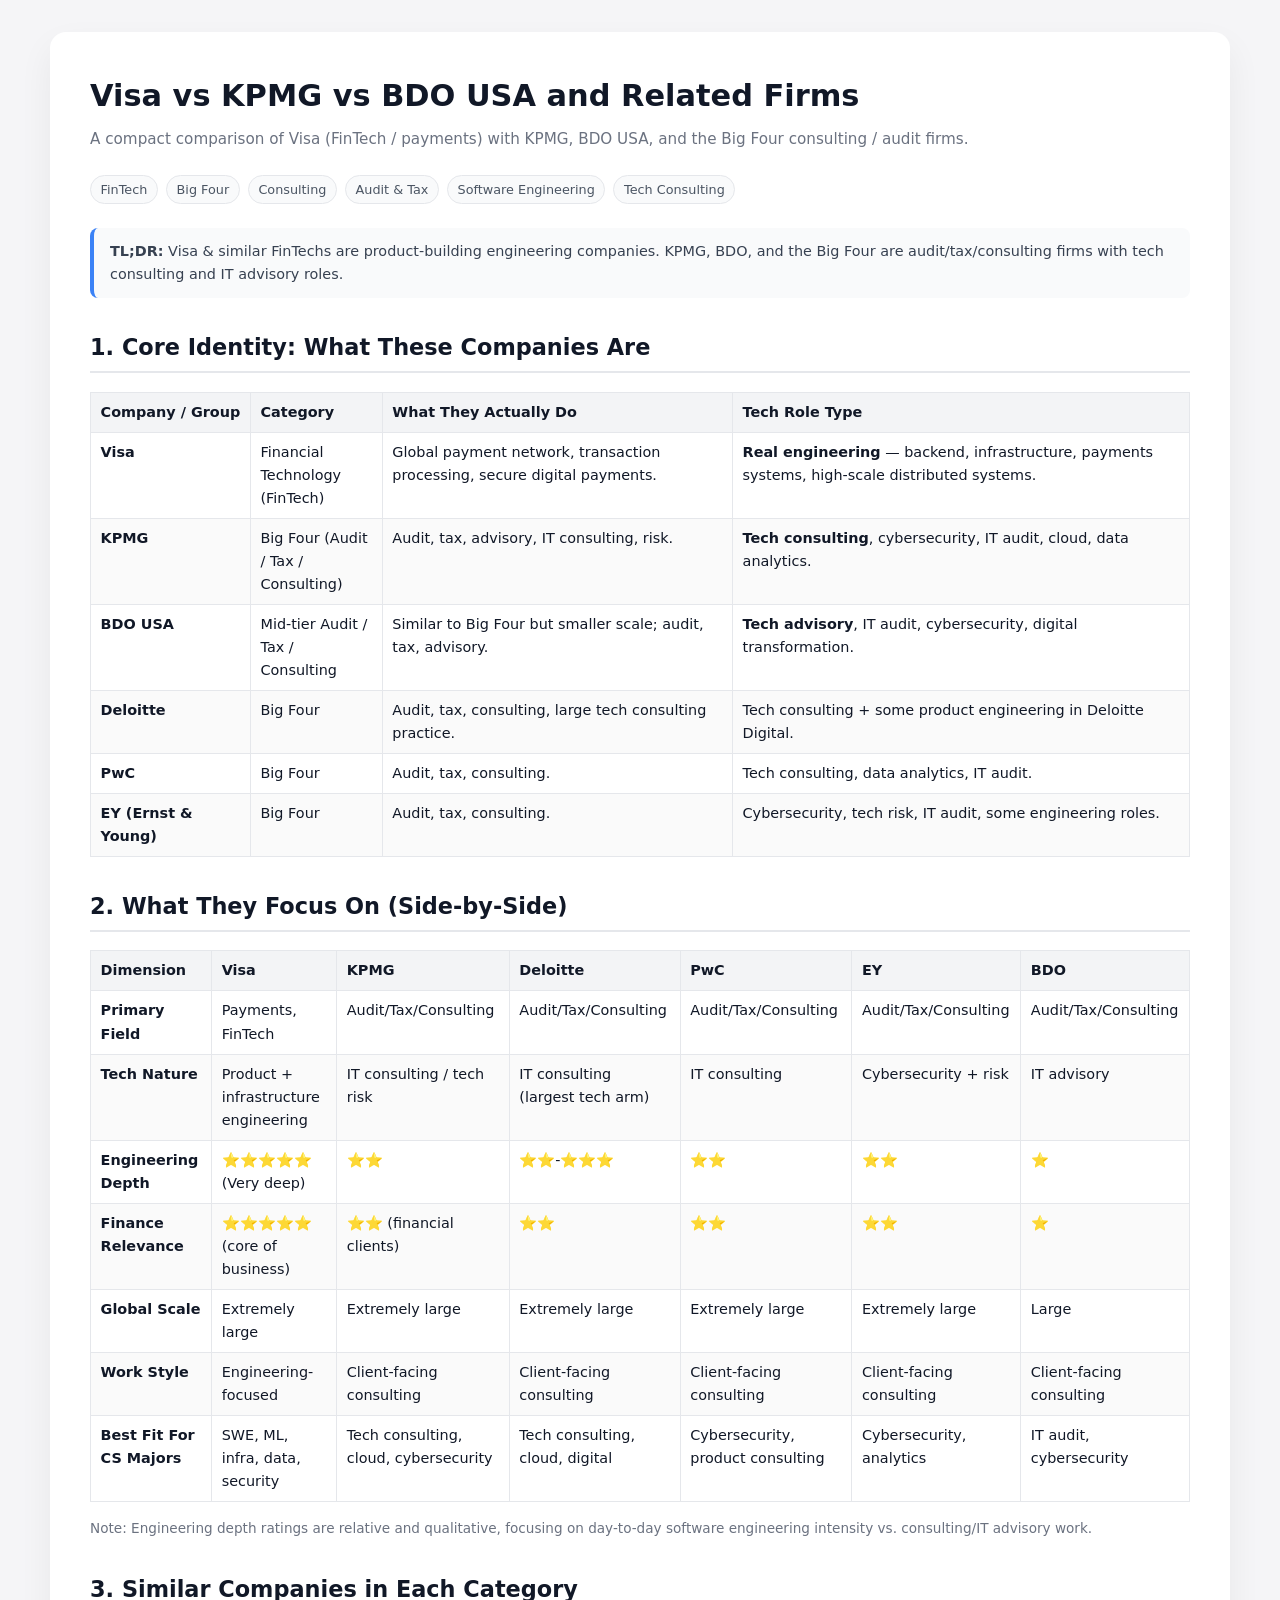
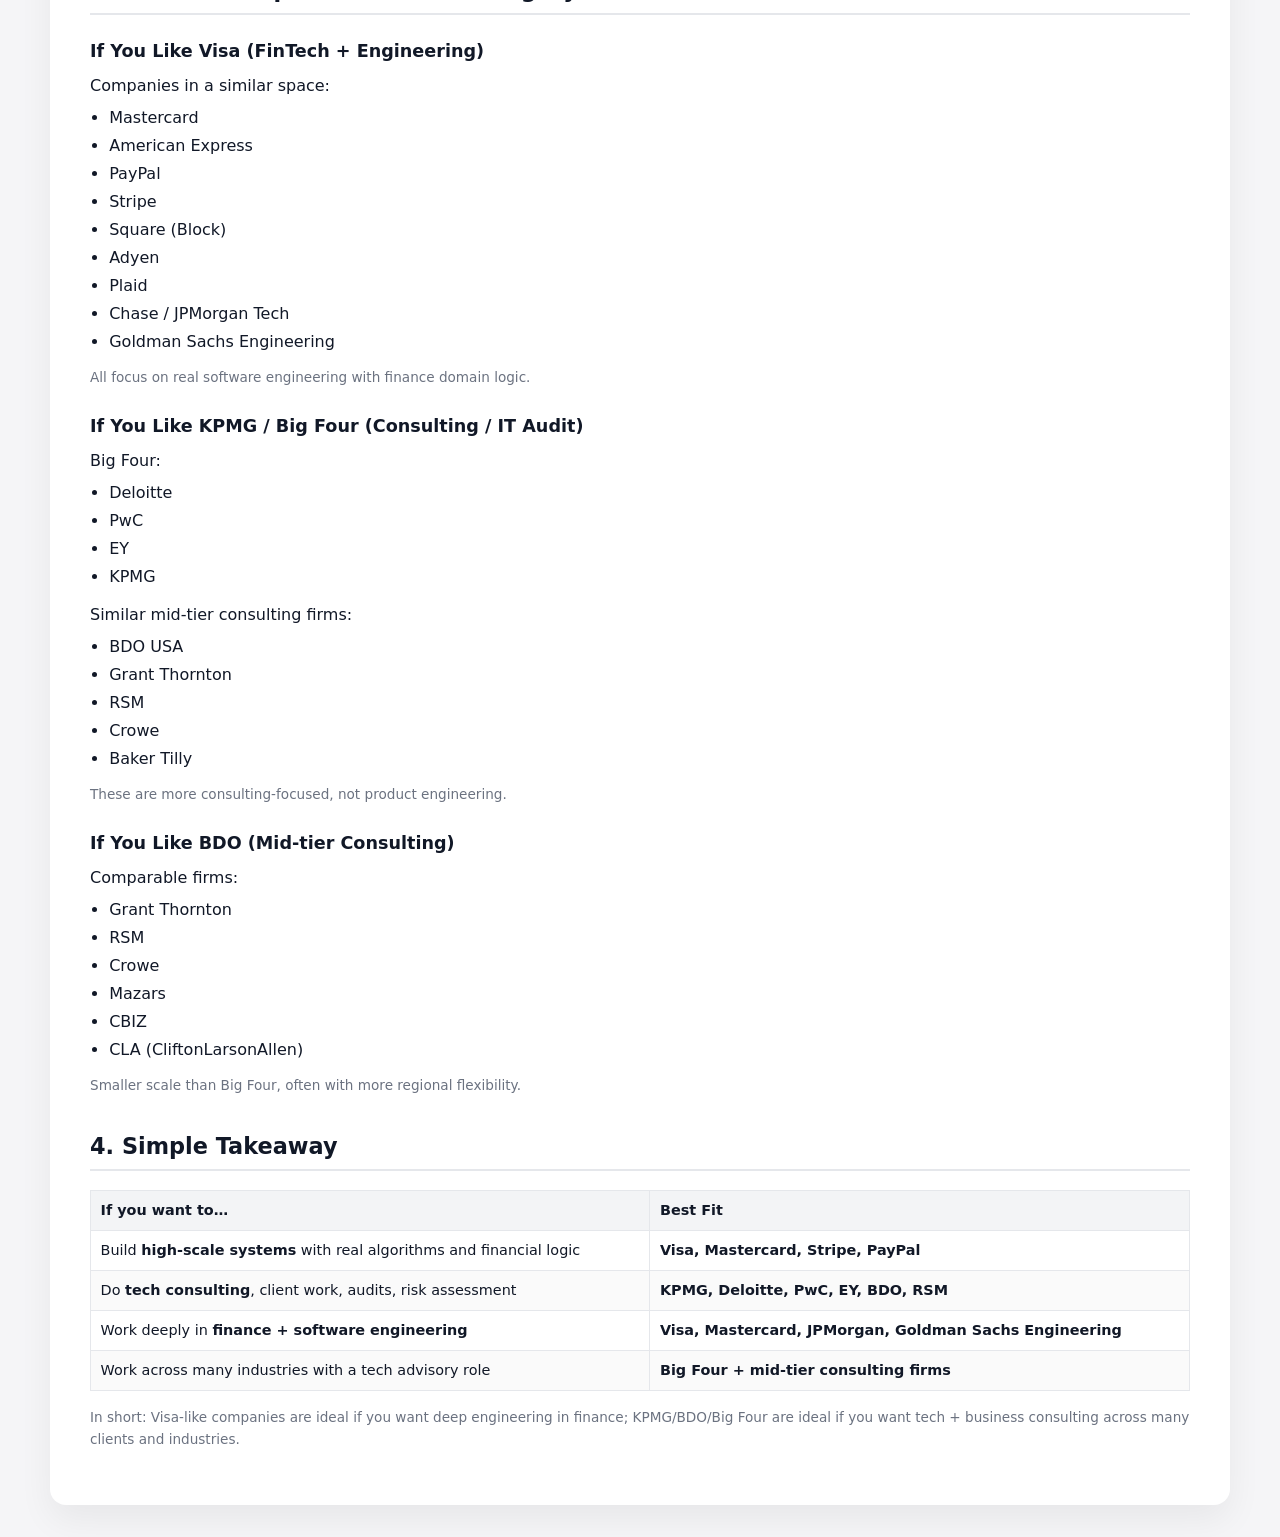
<file: docs/notes/visa.html>
<!DOCTYPE html>
<html lang="en">
<head>
  <meta charset="UTF-8" />
  <title>Visa vs KPMG vs BDO USA - Comparison</title>
  <style>
    :root {
      font-family: system-ui, -apple-system, BlinkMacSystemFont, "Segoe UI", sans-serif;
      color-scheme: light dark;
    }

    body {
      margin: 0;
      padding: 2rem;
      background: #f5f5f7;
      color: #111827;
      line-height: 1.6;
    }

    .page {
      max-width: 1100px;
      margin: 0 auto;
      background: #ffffff;
      padding: 2.5rem 2.5rem 3rem;
      border-radius: 1rem;
      box-shadow: 0 15px 35px rgba(0, 0, 0, 0.06);
    }

    h1, h2, h3, h4 {
      margin-top: 0;
      color: #111827;
    }

    h1 {
      font-size: 1.9rem;
      margin-bottom: 0.25rem;
    }

    h2 {
      font-size: 1.4rem;
      margin-top: 2rem;
      border-bottom: 2px solid #e5e7eb;
      padding-bottom: 0.3rem;
    }

    h3 {
      font-size: 1.1rem;
      margin-top: 1.4rem;
      margin-bottom: 0.5rem;
    }

    p {
      margin: 0.4rem 0 0.4rem;
    }

    .subtitle {
      color: #6b7280;
      margin-bottom: 1.5rem;
      font-size: 0.95rem;
    }

    .badge-row {
      display: flex;
      flex-wrap: wrap;
      gap: 0.5rem;
      margin-bottom: 1.5rem;
    }

    .badge {
      font-size: 0.8rem;
      padding: 0.2rem 0.6rem;
      border-radius: 999px;
      border: 1px solid #e5e7eb;
      background: #f9fafb;
      color: #4b5563;
    }

    table {
      width: 100%;
      border-collapse: collapse;
      margin: 1rem 0;
      font-size: 0.9rem;
    }

    thead {
      background: #f3f4f6;
    }

    th, td {
      border: 1px solid #e5e7eb;
      padding: 0.5rem 0.6rem;
      vertical-align: top;
    }

    th {
      text-align: left;
      font-weight: 600;
    }

    tbody tr:nth-child(even) {
      background: #fafafa;
    }

    .col-narrow {
      width: 12%;
      white-space: nowrap;
    }

    .tagline {
      background: #f9fafb;
      border-left: 4px solid #3b82f6;
      padding: 0.75rem 1rem;
      border-radius: 0.5rem;
      margin-bottom: 1.5rem;
      font-size: 0.9rem;
      color: #374151;
    }

    ul {
      margin: 0.3rem 0 0.8rem 1.2rem;
      padding: 0;
    }

    li {
      margin: 0.15rem 0;
    }

    .section-note {
      font-size: 0.85rem;
      color: #6b7280;
    }

    @media (max-width: 800px) {
      body {
        padding: 1rem;
      }
      .page {
        padding: 1.5rem;
      }
      table {
        font-size: 0.82rem;
      }
    }
  </style>
</head>
<body>
  <div class="page">
    <h1>Visa vs KPMG vs BDO USA and Related Firms</h1>
    <p class="subtitle">
      A compact comparison of Visa (FinTech / payments) with KPMG, BDO USA, and the Big Four consulting / audit firms.
    </p>

    <div class="badge-row">
      <span class="badge">FinTech</span>
      <span class="badge">Big Four</span>
      <span class="badge">Consulting</span>
      <span class="badge">Audit &amp; Tax</span>
      <span class="badge">Software Engineering</span>
      <span class="badge">Tech Consulting</span>
    </div>

    <div class="tagline">
      <strong>TL;DR:</strong>
      Visa &amp; similar FinTechs are product-building engineering companies. KPMG, BDO, and the Big Four are
      audit/tax/consulting firms with tech consulting and IT advisory roles.
    </div>

    <!-- 1. High-Level Comparison -->
    <h2>1. Core Identity: What These Companies Are</h2>

    <table>
      <thead>
        <tr>
          <th class="col-narrow">Company / Group</th>
          <th class="col-narrow">Category</th>
          <th>What They Actually Do</th>
          <th>Tech Role Type</th>
        </tr>
      </thead>
      <tbody>
        <tr>
          <td><strong>Visa</strong></td>
          <td>Financial Technology (FinTech)</td>
          <td>Global payment network, transaction processing, secure digital payments.</td>
          <td><strong>Real engineering</strong> — backend, infrastructure, payments systems, high-scale distributed systems.</td>
        </tr>
        <tr>
          <td><strong>KPMG</strong></td>
          <td>Big Four (Audit / Tax / Consulting)</td>
          <td>Audit, tax, advisory, IT consulting, risk.</td>
          <td><strong>Tech consulting</strong>, cybersecurity, IT audit, cloud, data analytics.</td>
        </tr>
        <tr>
          <td><strong>BDO USA</strong></td>
          <td>Mid-tier Audit / Tax / Consulting</td>
          <td>Similar to Big Four but smaller scale; audit, tax, advisory.</td>
          <td><strong>Tech advisory</strong>, IT audit, cybersecurity, digital transformation.</td>
        </tr>
        <tr>
          <td><strong>Deloitte</strong></td>
          <td>Big Four</td>
          <td>Audit, tax, consulting, large tech consulting practice.</td>
          <td>Tech consulting + some product engineering in Deloitte Digital.</td>
        </tr>
        <tr>
          <td><strong>PwC</strong></td>
          <td>Big Four</td>
          <td>Audit, tax, consulting.</td>
          <td>Tech consulting, data analytics, IT audit.</td>
        </tr>
        <tr>
          <td><strong>EY (Ernst &amp; Young)</strong></td>
          <td>Big Four</td>
          <td>Audit, tax, consulting.</td>
          <td>Cybersecurity, tech risk, IT audit, some engineering roles.</td>
        </tr>
      </tbody>
    </table>

    <!-- 2. Focus Table -->
    <h2>2. What They Focus On (Side-by-Side)</h2>

    <table>
      <thead>
        <tr>
          <th>Dimension</th>
          <th>Visa</th>
          <th>KPMG</th>
          <th>Deloitte</th>
          <th>PwC</th>
          <th>EY</th>
          <th>BDO</th>
        </tr>
      </thead>
      <tbody>
        <tr>
          <td><strong>Primary Field</strong></td>
          <td>Payments, FinTech</td>
          <td>Audit/Tax/Consulting</td>
          <td>Audit/Tax/Consulting</td>
          <td>Audit/Tax/Consulting</td>
          <td>Audit/Tax/Consulting</td>
          <td>Audit/Tax/Consulting</td>
        </tr>
        <tr>
          <td><strong>Tech Nature</strong></td>
          <td>Product + infrastructure engineering</td>
          <td>IT consulting / tech risk</td>
          <td>IT consulting (largest tech arm)</td>
          <td>IT consulting</td>
          <td>Cybersecurity + risk</td>
          <td>IT advisory</td>
        </tr>
        <tr>
          <td><strong>Engineering Depth</strong></td>
          <td>⭐⭐⭐⭐⭐ (Very deep)</td>
          <td>⭐⭐</td>
          <td>⭐⭐-⭐⭐⭐</td>
          <td>⭐⭐</td>
          <td>⭐⭐</td>
          <td>⭐</td>
        </tr>
        <tr>
          <td><strong>Finance Relevance</strong></td>
          <td>⭐⭐⭐⭐⭐ (core of business)</td>
          <td>⭐⭐ (financial clients)</td>
          <td>⭐⭐</td>
          <td>⭐⭐</td>
          <td>⭐⭐</td>
          <td>⭐</td>
        </tr>
        <tr>
          <td><strong>Global Scale</strong></td>
          <td>Extremely large</td>
          <td>Extremely large</td>
          <td>Extremely large</td>
          <td>Extremely large</td>
          <td>Extremely large</td>
          <td>Large</td>
        </tr>
        <tr>
          <td><strong>Work Style</strong></td>
          <td>Engineering-focused</td>
          <td>Client-facing consulting</td>
          <td>Client-facing consulting</td>
          <td>Client-facing consulting</td>
          <td>Client-facing consulting</td>
          <td>Client-facing consulting</td>
        </tr>
        <tr>
          <td><strong>Best Fit For CS Majors</strong></td>
          <td>SWE, ML, infra, data, security</td>
          <td>Tech consulting, cloud, cybersecurity</td>
          <td>Tech consulting, cloud, digital</td>
          <td>Cybersecurity, product consulting</td>
          <td>Cybersecurity, analytics</td>
          <td>IT audit, cybersecurity</td>
        </tr>
      </tbody>
    </table>

    <p class="section-note">
      Note: Engineering depth ratings are relative and qualitative, focusing on day-to-day software engineering intensity vs. consulting/IT advisory work.
    </p>

    <!-- 3. Similar Companies -->
    <h2>3. Similar Companies in Each Category</h2>

    <h3>If You Like Visa (FinTech + Engineering)</h3>
    <p>Companies in a similar space:</p>
    <ul>
      <li>Mastercard</li>
      <li>American Express</li>
      <li>PayPal</li>
      <li>Stripe</li>
      <li>Square (Block)</li>
      <li>Adyen</li>
      <li>Plaid</li>
      <li>Chase / JPMorgan Tech</li>
      <li>Goldman Sachs Engineering</li>
    </ul>
    <p class="section-note">
      All focus on real software engineering with finance domain logic.
    </p>

    <h3>If You Like KPMG / Big Four (Consulting / IT Audit)</h3>
    <p>Big Four:</p>
    <ul>
      <li>Deloitte</li>
      <li>PwC</li>
      <li>EY</li>
      <li>KPMG</li>
    </ul>

    <p>Similar mid-tier consulting firms:</p>
    <ul>
      <li>BDO USA</li>
      <li>Grant Thornton</li>
      <li>RSM</li>
      <li>Crowe</li>
      <li>Baker Tilly</li>
    </ul>

    <p class="section-note">
      These are more consulting-focused, not product engineering.
    </p>

    <h3>If You Like BDO (Mid-tier Consulting)</h3>
    <p>Comparable firms:</p>
    <ul>
      <li>Grant Thornton</li>
      <li>RSM</li>
      <li>Crowe</li>
      <li>Mazars</li>
      <li>CBIZ</li>
      <li>CLA (CliftonLarsonAllen)</li>
    </ul>

    <p class="section-note">
      Smaller scale than Big Four, often with more regional flexibility.
    </p>

    <!-- 4. Simple Takeaway -->
    <h2>4. Simple Takeaway</h2>

    <table>
      <thead>
        <tr>
          <th>If you want to…</th>
          <th>Best Fit</th>
        </tr>
      </thead>
      <tbody>
        <tr>
          <td>Build <strong>high-scale systems</strong> with real algorithms and financial logic</td>
          <td><strong>Visa, Mastercard, Stripe, PayPal</strong></td>
        </tr>
        <tr>
          <td>Do <strong>tech consulting</strong>, client work, audits, risk assessment</td>
          <td><strong>KPMG, Deloitte, PwC, EY, BDO, RSM</strong></td>
        </tr>
        <tr>
          <td>Work deeply in <strong>finance + software engineering</strong></td>
          <td><strong>Visa, Mastercard, JPMorgan, Goldman Sachs Engineering</strong></td>
        </tr>
        <tr>
          <td>Work across many industries with a tech advisory role</td>
          <td><strong>Big Four + mid-tier consulting firms</strong></td>
        </tr>
      </tbody>
    </table>

    <p class="section-note">
      In short: Visa-like companies are ideal if you want deep engineering in finance; KPMG/BDO/Big Four are ideal if you want
      tech + business consulting across many clients and industries.
    </p>
  </div>
</body>
</html>
</file>
